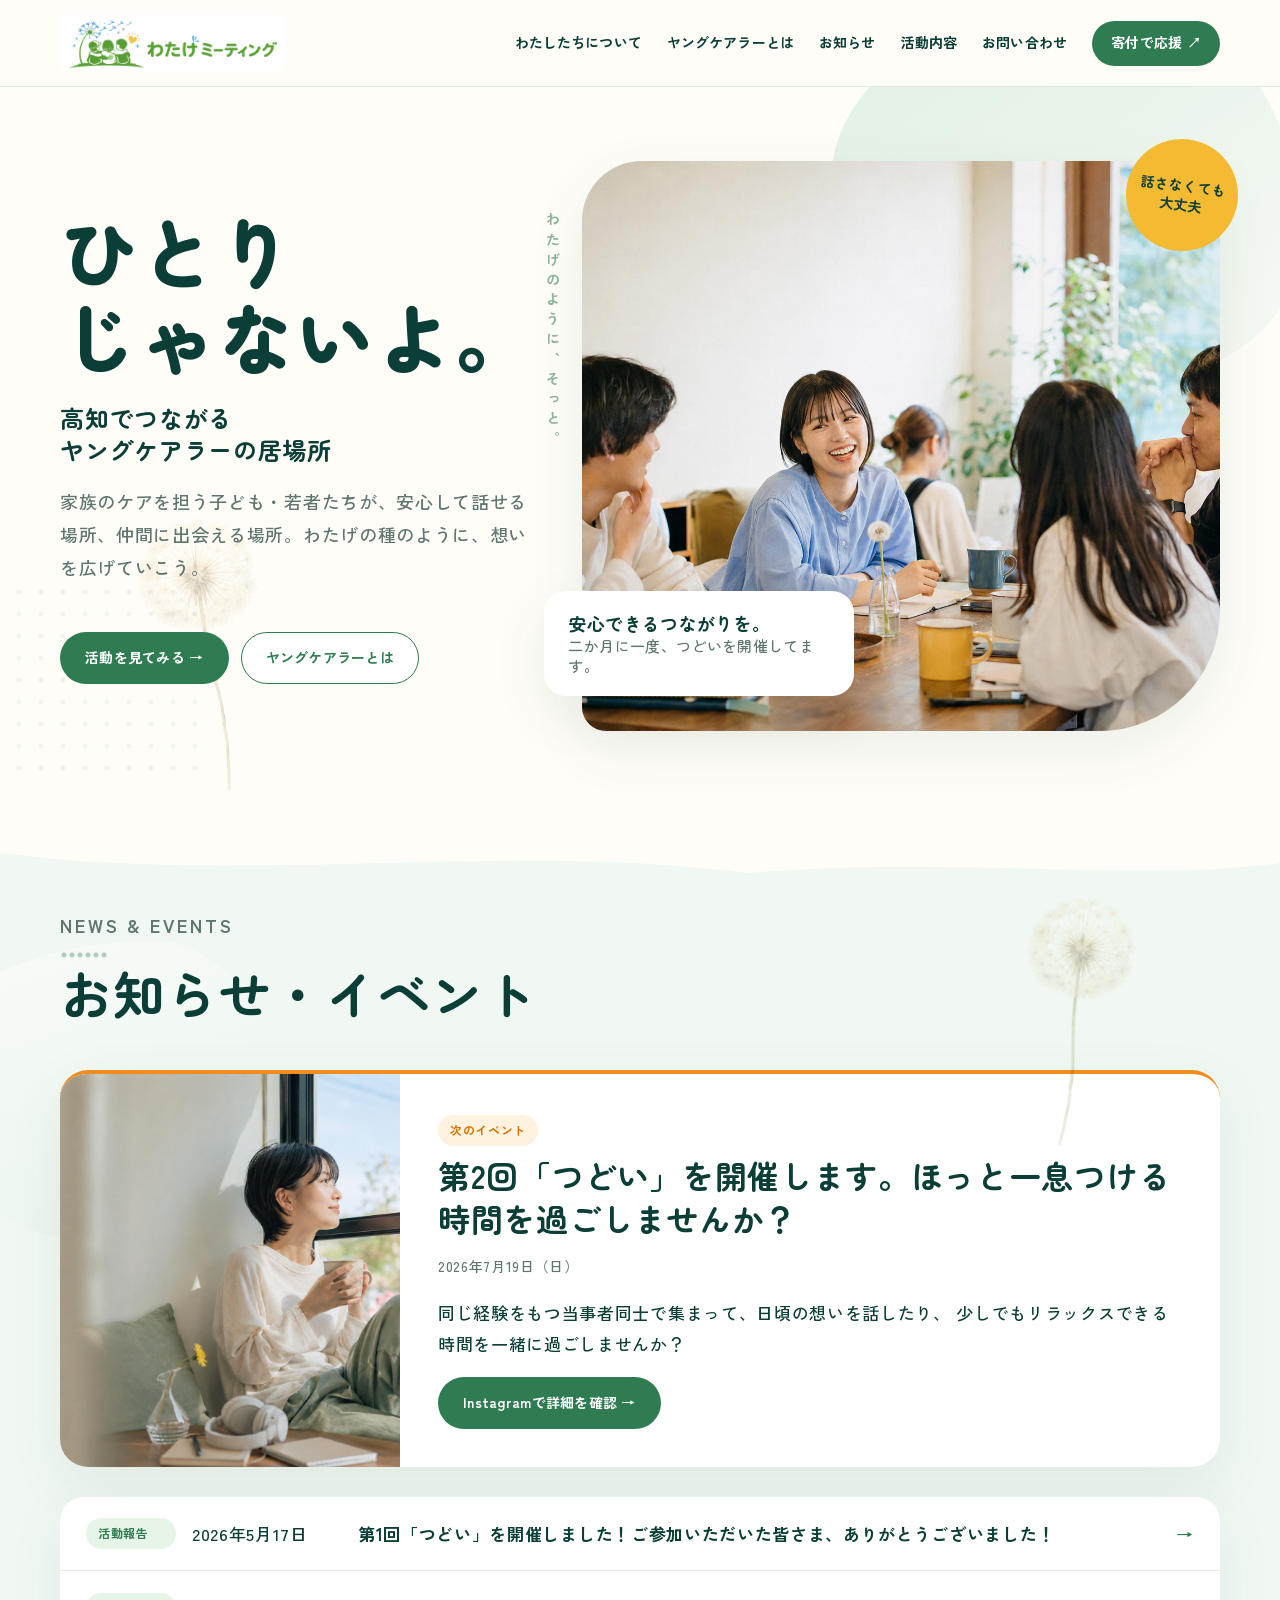
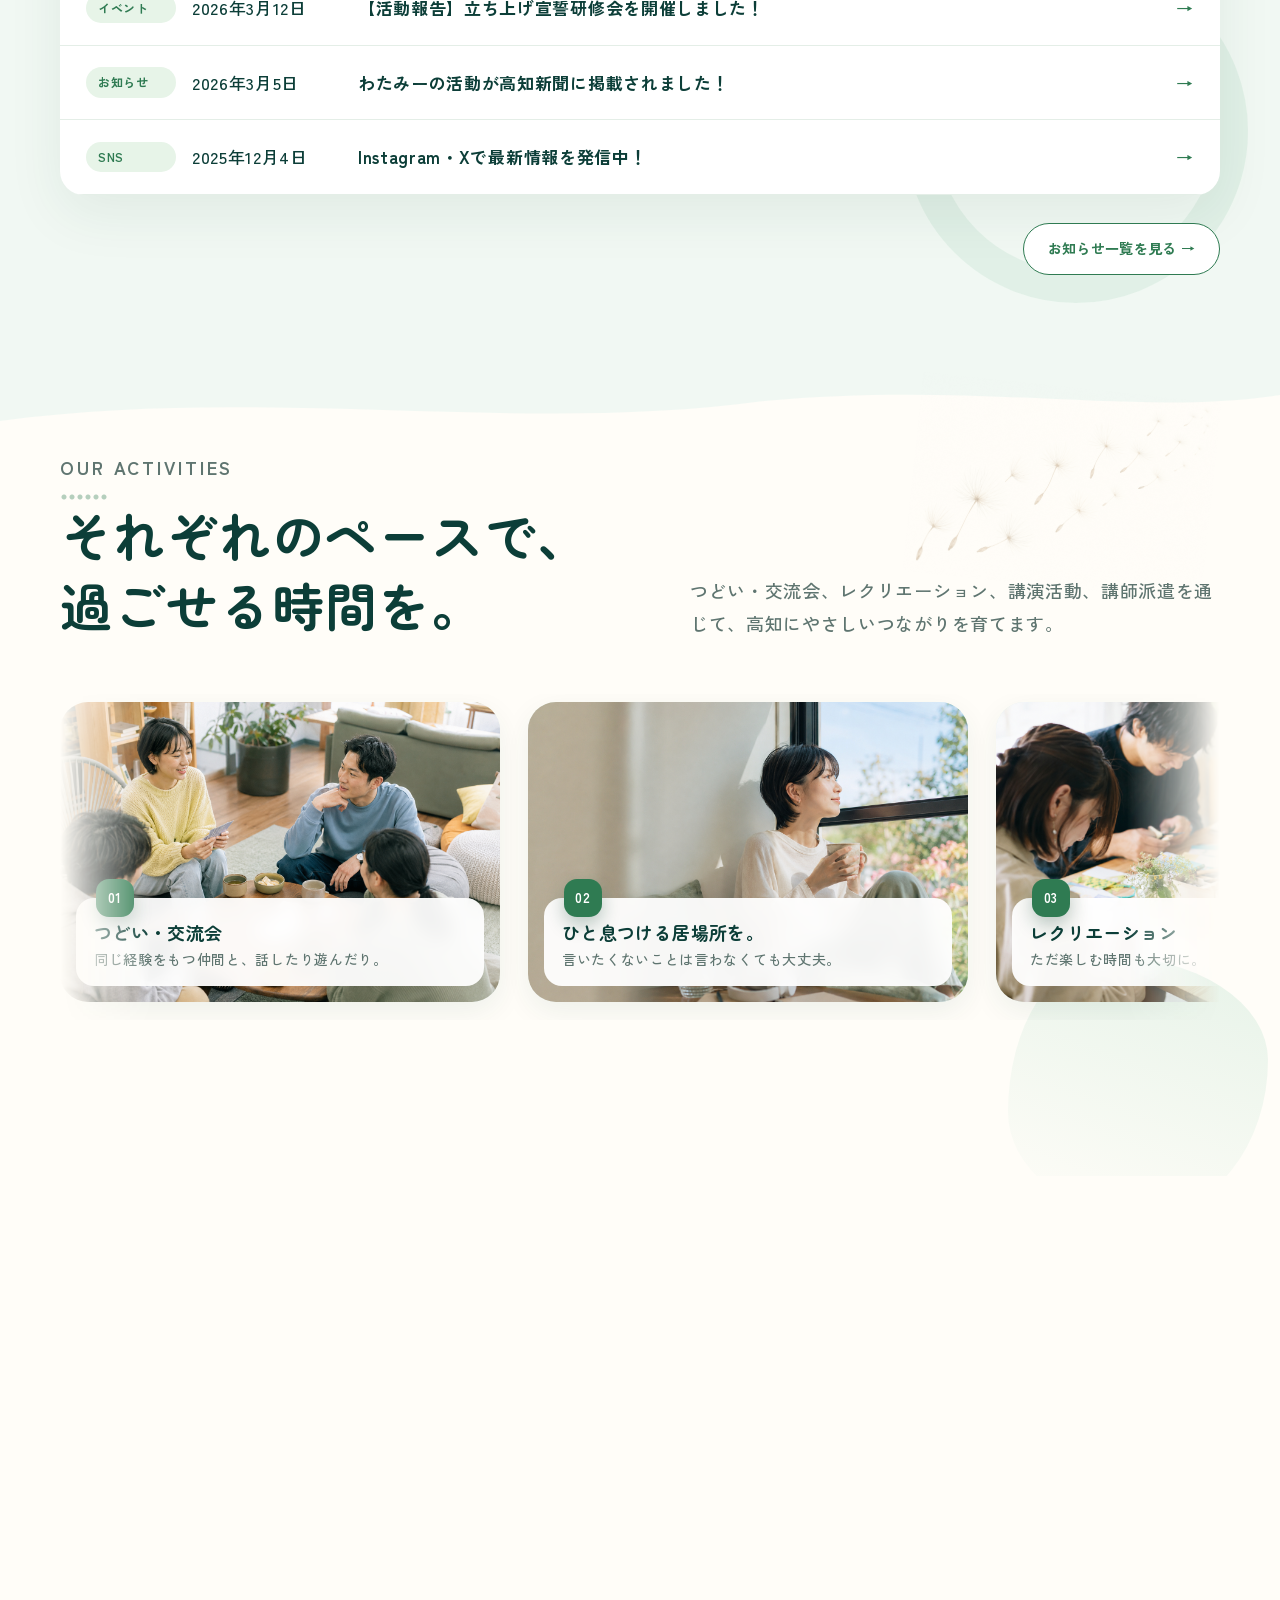
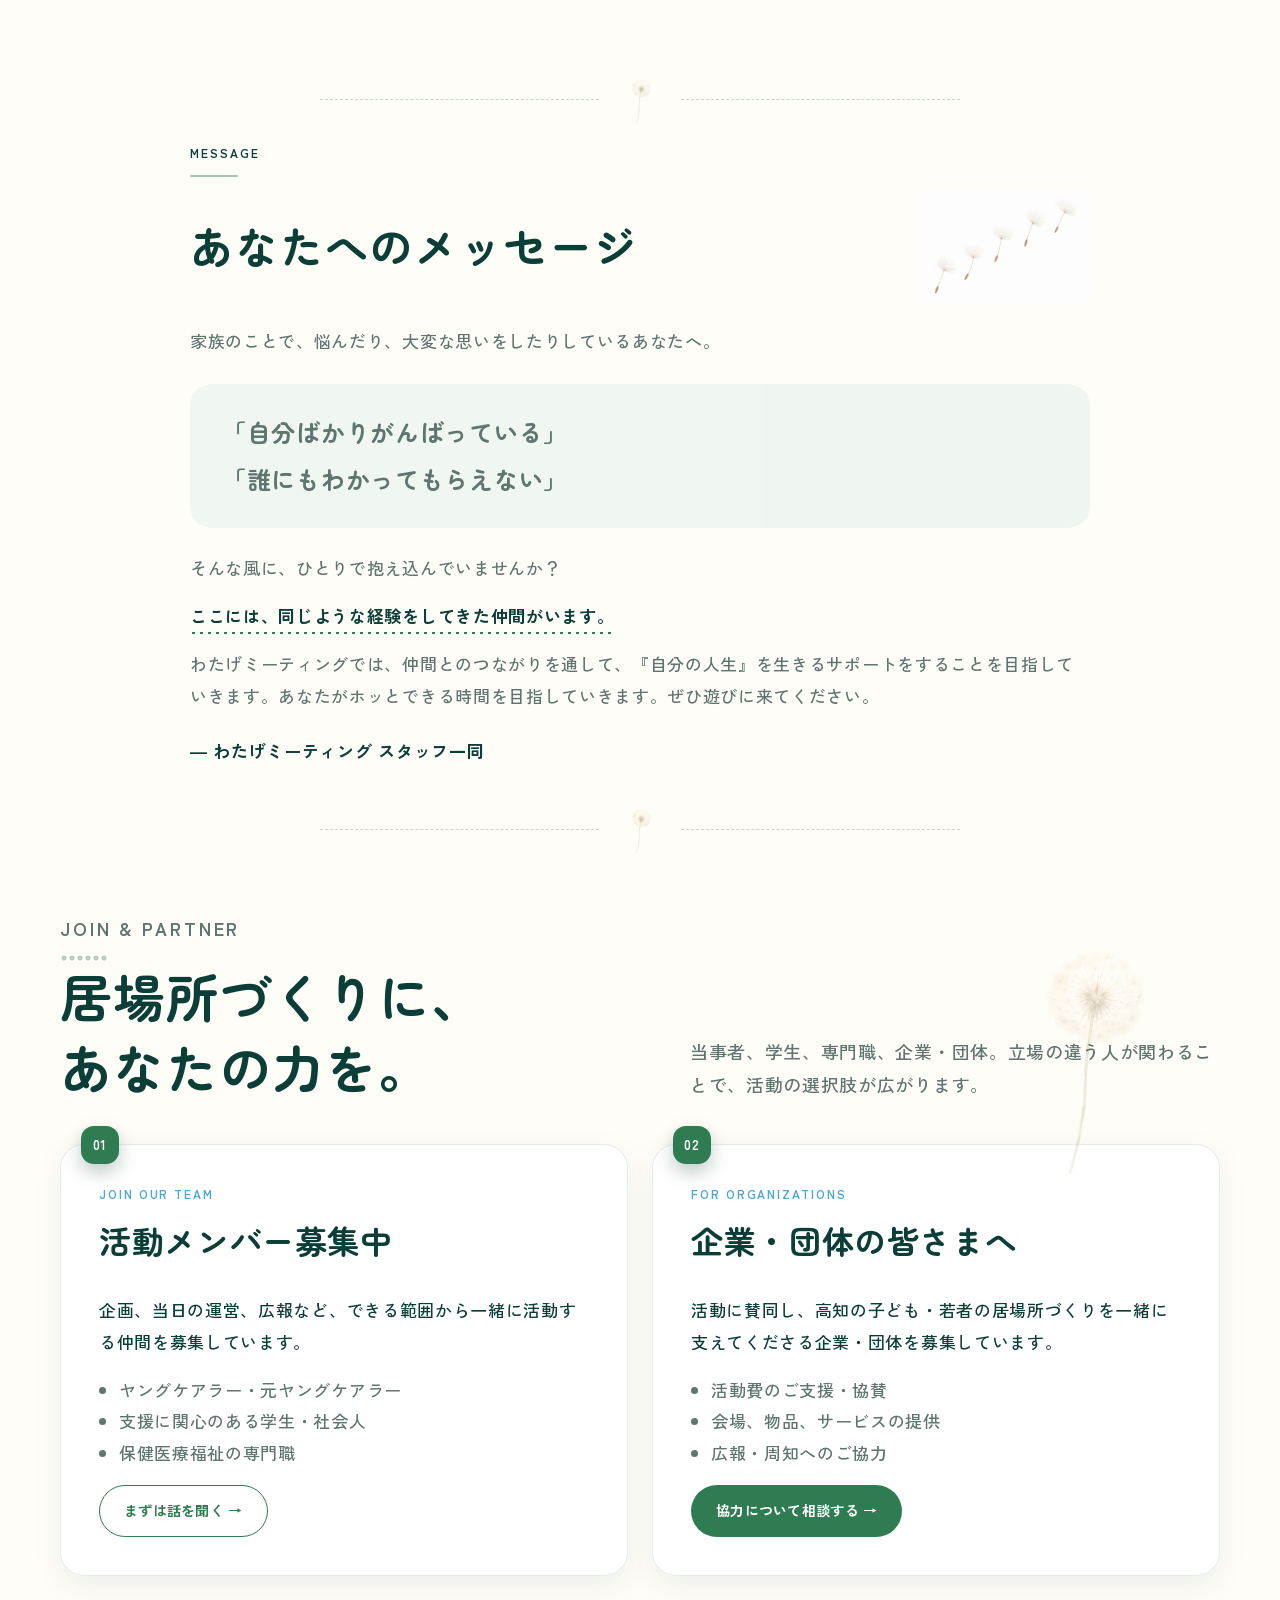
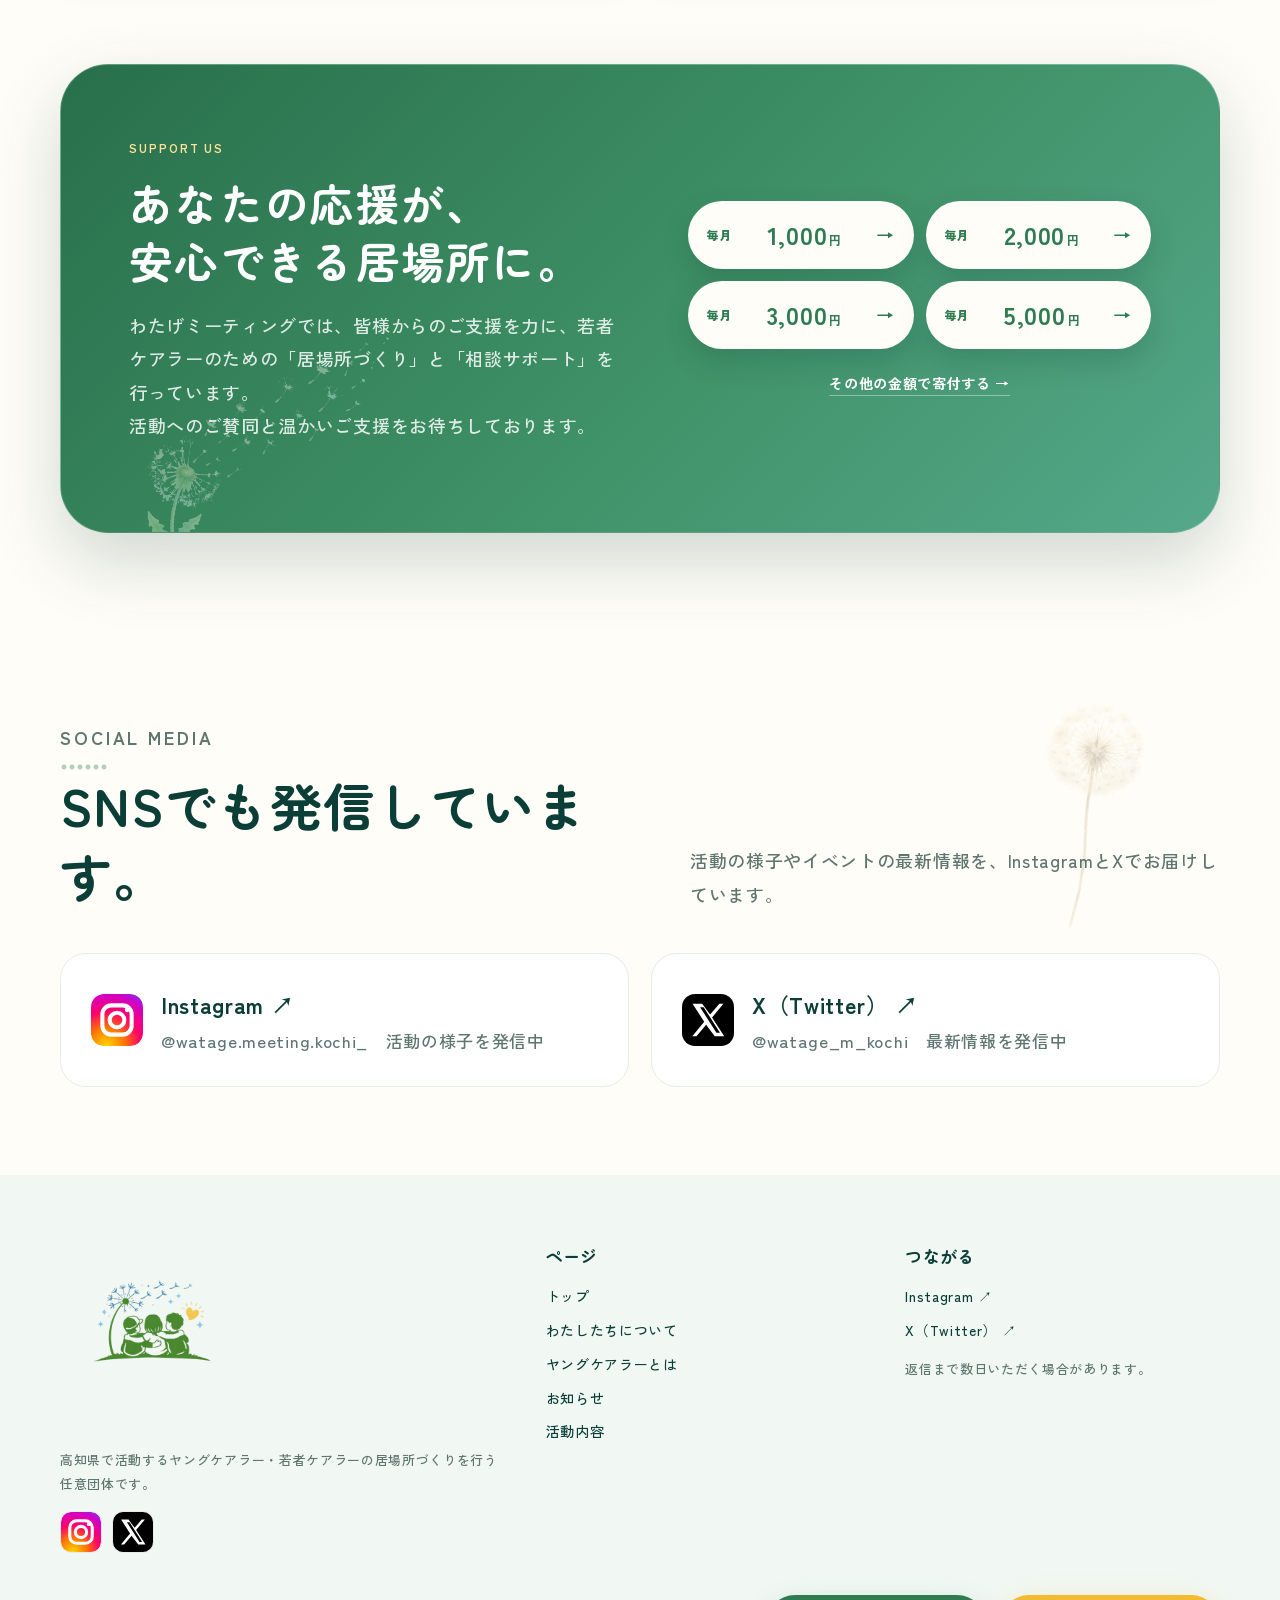
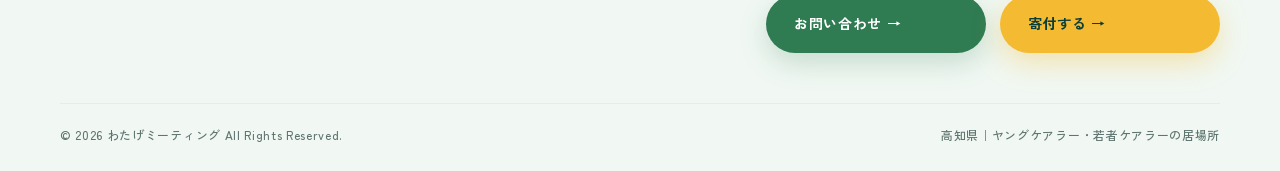
<file: index.html>
<!doctype html>
<html lang="ja">
  <head>
    <meta charset="utf-8" />
    <meta name="viewport" content="width=device-width,initial-scale=1" />
    <meta
      name="description"
      content="高知でつながる、ヤングケアラー・若者ケアラーの居場所"
    />
    <title>わたげミーティング｜ひとりじゃないよ。</title>
    <link rel="preconnect" href="https://fonts.googleapis.com" />
    <link rel="preconnect" href="https://fonts.gstatic.com" crossorigin />
    <link
      href="https://fonts.googleapis.com/css2?family=Zen+Kaku+Gothic+New:wght@400;500;700;900&family=Zen+Maru+Gothic:wght@400;500;700;900&display=swap"
      rel="stylesheet"
    />
    <link rel="stylesheet" href="styles.css" />
  </head>
  <body>
    <header class="header">
      <div class="wrap nav">
        <a class="brand" href="index.html">
          <img
            class="brand-logo"
            src="assets/logo-watage.png"
            alt="わたげミーティング"
          />
          <span class="brand-wordmark" aria-hidden="true">/ わたげ</span>
        </a>
        <nav class="navlinks">
          <a href="about.html">わたしたちについて</a
          ><a href="youngcarer.html">ヤングケアラーとは</a
          ><a href="news.html">お知らせ</a><a href="activities.html">活動内容</a
          ><a
            href="https://docs.google.com/forms/d/e/1FAIpQLSdZExhyQvVdYMioBr_lC8isE4YYOW6lhFF3xYF322LxP78K0A/viewform?usp=publish-editor"
            target="_blank"
            rel="noopener"
            >お問い合わせ</a
          ><a
            class="pill"
            href="https://syncable.biz/associate/watagemeeting"
            target="_blank"
            rel="noopener"
            >寄付で応援 ↗</a
          >
        </nav>
        <button
          class="menu"
          type="button"
          aria-label="メニュー"
          aria-expanded="false"
        >
          <span class="menu-lines" aria-hidden="true">
            <span></span>
            <span></span>
            <span></span>
          </span>
        </button>
      </div>
    </header>
    <main>
      <section class="hero">
        <img
          class="botanical botanical-hero"
          src="assets/dandelion-stem.png"
          alt=""
          aria-hidden="true"
        />
        <div class="wrap hero-grid">
          <div class="hero-copy reveal">
            <span class="vertical-text hero-vertical" aria-hidden="true"
              >わたげのように、そっと。</span
            >
            <h1>ひとり<br /><span class="nowrap">じゃないよ。</span></h1>
            <p class="sub">高知でつながる<br />ヤングケアラーの居場所</p>
            <p class="lead">
              家族のケアを担う子ども・若者たちが、安心して話せる場所、仲間に出会える場所。わたげの種のように、想いを広げていこう。
            </p>
          </div>
          <div class="hero-visual reveal">
            <div class="hero-photo">
              <img src="assets/hero.png" alt="明るい部屋で交流する若者たち" />
            </div>
            <div class="spark">話さなくても<br />大丈夫</div>
            <div class="float-card">
              安心できるつながりを。<small
                >二か月に一度、つどいを開催してます。</small
              >
            </div>
          </div>
          <div class="actions hero-actions reveal">
            <a class="btn btn-green" href="activities.html">活動を見てみる →</a
            ><a class="btn btn-outline" href="youngcarer.html"
              >ヤングケアラーとは</a
            >
          </div>
        </div>
      </section>
      <section class="news divider divider-arc" id="news">
        <img
          class="botanical botanical-news"
          src="assets/dandelion-stem.png"
          alt=""
          aria-hidden="true"
        />
        <div class="wrap">
          <div class="section-head news-heading reveal">
            <div>
              <p class="kicker">News &amp; Events</p>
              <h2>お知らせ・イベント</h2>
            </div>
          </div>
          <article class="featured-news reveal">
            <img src="assets/breathe.png" alt="窓辺でひと息つく若者" />
          
            <div class="news-copy">
              <span class="badge orange">次のイベント</span>
          
              <h3>
                第2回「つどい」を開催します。ほっと一息つける時間を過ごしませんか？
              </h3>
          
              <p class="meta">2026年7月19日（日）</p>
          
              <p>
                同じ経験をもつ当事者同士で集まって、日頃の想いを話したり、
                少しでもリラックスできる時間を一緒に過ごしませんか？
              </p>
          
              <a class="btn btn-green" href="https://www.instagram.com/p/Dao-mloHaas/?img_index=1">Instagramで詳細を確認 →</a>
            </div>
          </article>
          
          <div class="news-list reveal">
            <a class="news-row" href="news.html">
              <span class="badge">活動報告</span>
              <span class="date">2026年5月17日</span>
              <strong>
                第1回「つどい」を開催しました！ご参加いただいた皆さま、ありがとうございました！
              </strong>
              <span class="arrow" aria-hidden="true">→</span>
            </a>
          
            <a class="news-row" href="news.html">
              <span class="badge">イベント</span>
              <span class="date">2026年3月12日</span>
              <strong>【活動報告】立ち上げ宣誓研修会を開催しました！</strong>
              <span class="arrow" aria-hidden="true">→</span>
            </a>
          
            <a class="news-row" href="news.html">
              <span class="badge">お知らせ</span>
              <span class="date">2026年3月5日</span>
              <strong>わたみーの活動が高知新聞に掲載されました！</strong>
              <span class="arrow" aria-hidden="true">→</span>
            </a>
          
            <a class="news-row" href="news.html">
              <span class="badge">SNS</span>
              <span class="date">2025年12月4日</span>
              <strong>Instagram・Xで最新情報を発信中！</strong>
              <span class="arrow" aria-hidden="true">→</span>
            </a>
          </div>
          <div class="news-actions reveal">
            <a class="btn btn-outline" href="news.html">お知らせ一覧を見る →</a>
          </div>
        </div>
      </section>
      <section class="divider divider-arc" id="activities">
        <img
          class="botanical botanical-activities"
          src="assets/dandelion-seeds.png"
          alt=""
          aria-hidden="true"
        />
        <div class="wrap">
          <div class="section-head reveal">
            <div>
              <p class="kicker">Our Activities</p>
              <h2>それぞれのペースで、<br />過ごせる時間を。</h2>
            </div>
            <p>
              つどい・交流会、レクリエーション、講演活動、講師派遣を通じて、高知にやさしいつながりを育てます。
            </p>
          </div>
          <div class="activity-marquee reveal" aria-label="活動紹介">
            <div class="activity-marquee-track">
              <article class="activity-slide">
                <img
                  src="assets/gathering.png"
                  alt="カードゲームを楽しむ交流会"
                />
                <div class="activity-slide-copy">
                  <span class="card-no" aria-hidden="true">01</span>
                  <h3>つどい・交流会</h3>
                  <p>同じ経験をもつ仲間と、話したり遊んだり。</p>
                </div>
              </article>
              <article class="activity-slide">
                <img src="assets/breathe.png" alt="ひと息つける静かな居場所" />
                <div class="activity-slide-copy">
                  <span class="card-no" aria-hidden="true">02</span>
                  <h3>ひと息つける居場所を。</h3>
                  <p>言いたくないことは言わなくても大丈夫。</p>
                </div>
              </article>
              <article class="activity-slide">
                <img src="assets/workshop.png" alt="創作ワークショップ" />
                <div class="activity-slide-copy">
                  <span class="card-no" aria-hidden="true">03</span>
                  <h3>レクリエーション</h3>
                  <p>ただ楽しむ時間も大切に。</p>
                </div>
              </article>
              <article class="activity-slide">
                <img src="assets/lecture.png" alt="地域で行う講演・講師派遣" />
                <div class="activity-slide-copy">
                  <span class="card-no" aria-hidden="true">04</span>
                  <h3>講演・講師派遣</h3>
                  <p>当事者の声と専門知識を、学校・企業・地域へ届けます。</p>
                </div>
              </article>
              <article class="activity-slide" aria-hidden="true">
                <img src="assets/gathering.png" alt="" />
                <div class="activity-slide-copy">
                  <span class="card-no" aria-hidden="true">01</span>
                  <h3>つどい・交流会</h3>
                  <p>同じ経験をもつ仲間と、話したり遊んだり。</p>
                </div>
              </article>
              <article class="activity-slide" aria-hidden="true">
                <img src="assets/breathe.png" alt="" />
                <div class="activity-slide-copy">
                  <span class="card-no" aria-hidden="true">02</span>
                  <h3>ひと息つける居場所を。</h3>
                  <p>言いたくないことは言わなくても大丈夫。</p>
                </div>
              </article>
              <article class="activity-slide" aria-hidden="true">
                <img src="assets/workshop.png" alt="" />
                <div class="activity-slide-copy">
                  <span class="card-no" aria-hidden="true">03</span>
                  <h3>レクリエーション</h3>
                  <p>ただ楽しむ時間も大切に。</p>
                </div>
              </article>
              <article class="activity-slide" aria-hidden="true">
                <img src="assets/lecture.png" alt="" />
                <div class="activity-slide-copy">
                  <span class="card-no" aria-hidden="true">04</span>
                  <h3>講演・講師派遣</h3>
                  <p>当事者の声と専門知識を、学校・企業・地域へ届けます。</p>
                </div>
              </article>
            </div>
          </div>
          <div class="activity-marquee-actions reveal">
            <a class="btn btn-outline" href="activities.html"
              >活動内容を見る →</a
            >
          </div>
        </div>
      </section>
      <section class="home-about">
        <div class="wrap home-about-grid">
          <div class="home-about-copy reveal">
            <p class="kicker">About us</p>
            <h2>高知から、<br />やさしいつながりを。</h2>
            <p class="home-about-lead">
              当事者と保健医療福祉分野の研究者が立ち上げた任意団体です。「同じ経験をした仲間がいる」と感じられる場所を、丁寧につくっています。
            </p>
            <a class="btn btn-green" href="about.html">わたしたちについて →</a>
          </div>
          <div class="home-about-visual reveal">
            <img
              class="botanical botanical-about-seeds"
              src="assets/dandelion-seeds.png"
              alt=""
              aria-hidden="true"
            />
            <div class="home-about-photo">
              <img
                src="assets/about-peers.png"
                alt="仲間と並んで立つ三人のイラスト"
              />
            </div>
          </div>
        </div>
        <div class="wrap">
          <div class="section-divider" aria-hidden="true">
            <span></span>
            <img src="assets/dandelion-stem.png" alt="" />
            <span></span>
          </div>
        </div>
      </section>
      <section class="message-section home-message">
        <div class="wrap message-layout">
          <div class="message-card reveal">
            <p class="kicker">Message</p>
            <div class="message-heading">
              <h2>あなたへのメッセージ</h2>
              <img
                class="message-heading-art"
                src="assets/message-seeds.png"
                alt=""
                aria-hidden="true"
              />
            </div>
            <p>家族のことで、悩んだり、大変な思いをしたりしているあなたへ。</p>
            <div class="message-quote-box">
              <p>「自分ばかりがんばっている」</p>
              <p>「誰にもわかってもらえない」</p>
            </div>
            <p>そんな風に、ひとりで抱え込んでいませんか？</p>
            <p class="message-emphasis">
              ここには、同じような経験をしてきた仲間がいます。
            </p>
            <p>
              わたげミーティングでは、仲間とのつながりを通して、『自分の人生』を生きるサポートをすることを目指していきます。あなたがホッとできる時間を目指していきます。ぜひ遊びに来てください。
            </p>
            <p class="message-sign"><strong>― わたげミーティング スタッフ一同</strong></p>
          </div>
        </div>
        <div class="wrap">
          <div class="section-divider" aria-hidden="true">
            <span></span>
            <img src="assets/dandelion-stem.png" alt="" />
            <span></span>
          </div>
        </div>
      </section>
      <section class="join-section">
        <img
          class="botanical botanical-join"
          src="assets/dandelion-stem.png"
          alt=""
          aria-hidden="true"
        />
        <div class="wrap">
          <div class="section-head reveal">
            <div>
              <p class="kicker">Join &amp; Partner</p>
              <h2>居場所づくりに、<br />あなたの力を。</h2>
            </div>
            <p>
              当事者、学生、専門職、企業・団体。立場の違う人が関わることで、活動の選択肢が広がります。
            </p>
          </div>
          <div class="join-grid">
            <article class="join-card reveal" data-no="01">
              <span class="card-no" aria-hidden="true">01</span>
              <p class="kicker">Join our team</p>
              <h3>活動メンバー募集中</h3>
              <p>
                企画、当日の運営、広報など、できる範囲から一緒に活動する仲間を募集しています。
              </p>
              <ul>
                <li>ヤングケアラー・元ヤングケアラー</li>
                <li>支援に関心のある学生・社会人</li>
                <li>保健医療福祉の専門職</li>
              </ul>
              <a
                class="btn btn-outline"
                href="https://docs.google.com/forms/d/e/1FAIpQLSdZExhyQvVdYMioBr_lC8isE4YYOW6lhFF3xYF322LxP78K0A/viewform?usp=publish-editor"
                target="_blank"
                rel="noopener"
                >まずは話を聞く →</a
              >
            </article>
            <article class="join-card reveal" data-no="02">
              <span class="card-no" aria-hidden="true">02</span>
              <p class="kicker">For organizations</p>
              <h3>企業・団体の皆さまへ</h3>
              <p>
                活動に賛同し、高知の子ども・若者の居場所づくりを一緒に支えてくださる企業・団体を募集しています。
              </p>
              <ul>
                <li>活動費のご支援・協賛</li>
                <li>会場、物品、サービスの提供</li>
                <li>広報・周知へのご協力</li>
              </ul>
              <a
                class="btn btn-green"
                href="https://docs.google.com/forms/d/e/1FAIpQLSdZExhyQvVdYMioBr_lC8isE4YYOW6lhFF3xYF322LxP78K0A/viewform?usp=publish-editor"
                target="_blank"
                rel="noopener"
                >協力について相談する →</a
              >
            </article>
          </div>
        </div>
      </section>
      <section class="donate">
        <img
          class="botanical botanical-donate"
          src="assets/dandelion-drift.png"
          alt=""
          aria-hidden="true"
        />
        <div class="donate-grid">
          <div>
            <p class="kicker">Support us</p>
            <h2>
              <span class="nowrap">あなたの応援が、</span><br />
              <span class="nowrap">安心できる居場所に。</span>
            </h2>
            <p>
              わたげミーティングでは、皆様からのご支援を力に、若者ケアラーのための「居場所づくり」と「相談サポート」を行っています。<br />
              活動へのご賛同と温かいご支援をお待ちしております。
            </p>
          </div>
          <div class="donation-options">
            <a
              class="donation-amount"
              href="https://syncable.biz/associate/watagemeeting/donate?amount=1000&amp;frequency=monthly&amp;recurring=true"
              target="_blank"
              rel="noopener"
              ><span>毎月</span><strong>1,000<small>円</small></strong
              ><span aria-hidden="true">→</span></a
            >
            <a
              class="donation-amount"
              href="https://syncable.biz/associate/watagemeeting/donate?amount=2000&amp;frequency=monthly&amp;recurring=true"
              target="_blank"
              rel="noopener"
              ><span>毎月</span><strong>2,000<small>円</small></strong
              ><span aria-hidden="true">→</span></a
            >
            <a
              class="donation-amount"
              href="https://syncable.biz/associate/watagemeeting/donate?amount=3000&amp;frequency=monthly&amp;recurring=true"
              target="_blank"
              rel="noopener"
              ><span>毎月</span><strong>3,000<small>円</small></strong
              ><span aria-hidden="true">→</span></a
            >
            <a
              class="donation-amount"
              href="https://syncable.biz/associate/watagemeeting/donate?amount=5000&amp;frequency=monthly&amp;recurring=true"
              target="_blank"
              rel="noopener"
              ><span>毎月</span><strong>5,000<small>円</small></strong
              ><span aria-hidden="true">→</span></a
            >
            <a
              class="donation-other"
              href="https://syncable.biz/associate/watagemeeting/donate"
              target="_blank"
              rel="noopener"
              >その他の金額で寄付する →</a
            >
          </div>
        </div>
      </section>
      </section>
      <section class="social-section">
        <img
          class="botanical botanical-social"
          src="assets/dandelion-stem.png"
          alt=""
          aria-hidden="true"
        />
        <div class="wrap">
          <div class="section-head reveal">
            <div>
              <p class="kicker">Social media</p>
              <h2>SNSでも発信しています。</h2>
            </div>
            <p>
              活動の様子やイベントの最新情報を、InstagramとXでお届けしています。
            </p>
          </div>
          <div class="contact-grid">
            <a
              class="social reveal"
              href="https://www.instagram.com/watage.meeting.kochi_"
              target="_blank"
              rel="noopener"
              ><img
                class="social-icon"
                src="assets/instagram-logo.svg"
                alt=""
              /><strong>Instagram ↗</strong
              ><span>@watage.meeting.kochi_　活動の様子を発信中</span></a
            ><a
              class="social reveal"
              href="https://x.com/watage_m_kochi"
              target="_blank"
              rel="noopener"
              ><img class="social-icon" src="assets/x-logo.svg" alt="" /><strong
                >X（Twitter） ↗</strong
              ><span>@watage_m_kochi　最新情報を発信中</span></a
            >
          </div>
        </div>
      </section>
    </main>
    <footer class="footer">
      <div class="wrap">
        <div class="footer-main">
          <div>
            <img
              class="footer-logo"
              src="assets/logo-watage-footer.png"
              alt="わたげミーティング"
            />
            <p>
              高知県で活動するヤングケアラー・若者ケアラーの居場所づくりを行う任意団体です。
            </p>
            <div class="footer-social">
              <a
                href="https://www.instagram.com/watage.meeting.kochi_"
                target="_blank"
                rel="noopener"
                aria-label="Instagram"
                ><img src="assets/instagram-logo.svg" alt=""
              /></a>
              <a
                href="https://x.com/watage_m_kochi"
                target="_blank"
                rel="noopener"
                aria-label="X"
                ><img src="assets/x-logo.svg" alt=""
              /></a>
            </div>
          </div>
          <div>
            <h4>ページ</h4>
            <a href="index.html">トップ</a
            ><a href="about.html">わたしたちについて</a
            ><a href="youngcarer.html">ヤングケアラーとは</a
            ><a href="news.html">お知らせ</a
            ><a href="activities.html">活動内容</a>
          </div>
          <div>
            <h4>つながる</h4>
            <a
              href="https://www.instagram.com/watage.meeting.kochi_"
              target="_blank"
              rel="noopener"
              >Instagram ↗</a
            ><a
              href="https://x.com/watage_m_kochi"
              target="_blank"
              rel="noopener"
              >X（Twitter） ↗</a
            >
            <p>返信まで数日いただく場合があります。</p>
          </div>
        </div>
        <div class="footer-cta">
          <a
            class="footer-btn footer-btn-contact"
            href="https://docs.google.com/forms/d/e/1FAIpQLSdZExhyQvVdYMioBr_lC8isE4YYOW6lhFF3xYF322LxP78K0A/viewform?usp=publish-editor"
            target="_blank"
            rel="noopener"
            >お問い合わせ →</a
          >
          <a
            class="footer-btn footer-btn-donate"
            href="https://syncable.biz/associate/watagemeeting"
            target="_blank"
            rel="noopener"
            >寄付する →</a
          >
        </div>
        <div class="copyright">
          <span>© 2026 わたげミーティング All Rights Reserved.</span
          ><span>高知県｜ヤングケアラー・若者ケアラーの居場所</span>
        </div>
      </div>
    </footer>
    <script src="app.js"></script>
  </body>
</html>
</file>
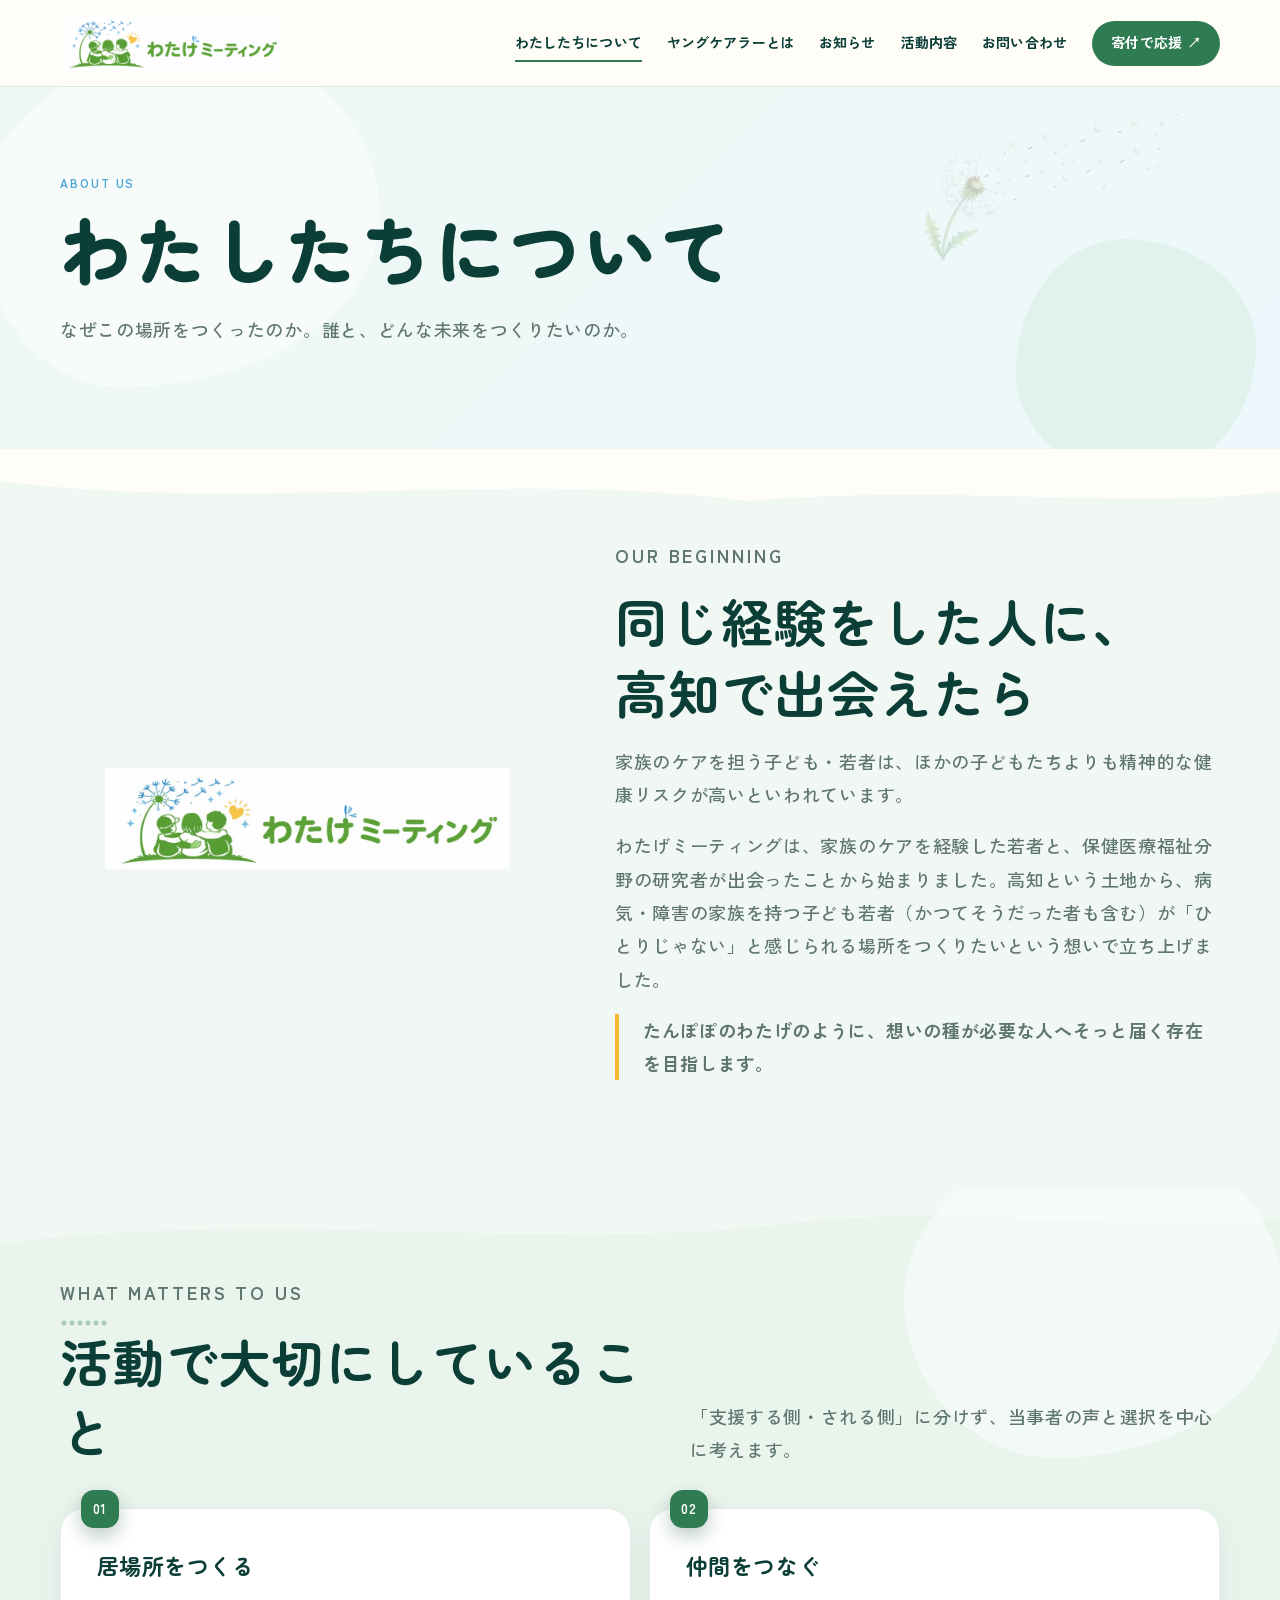
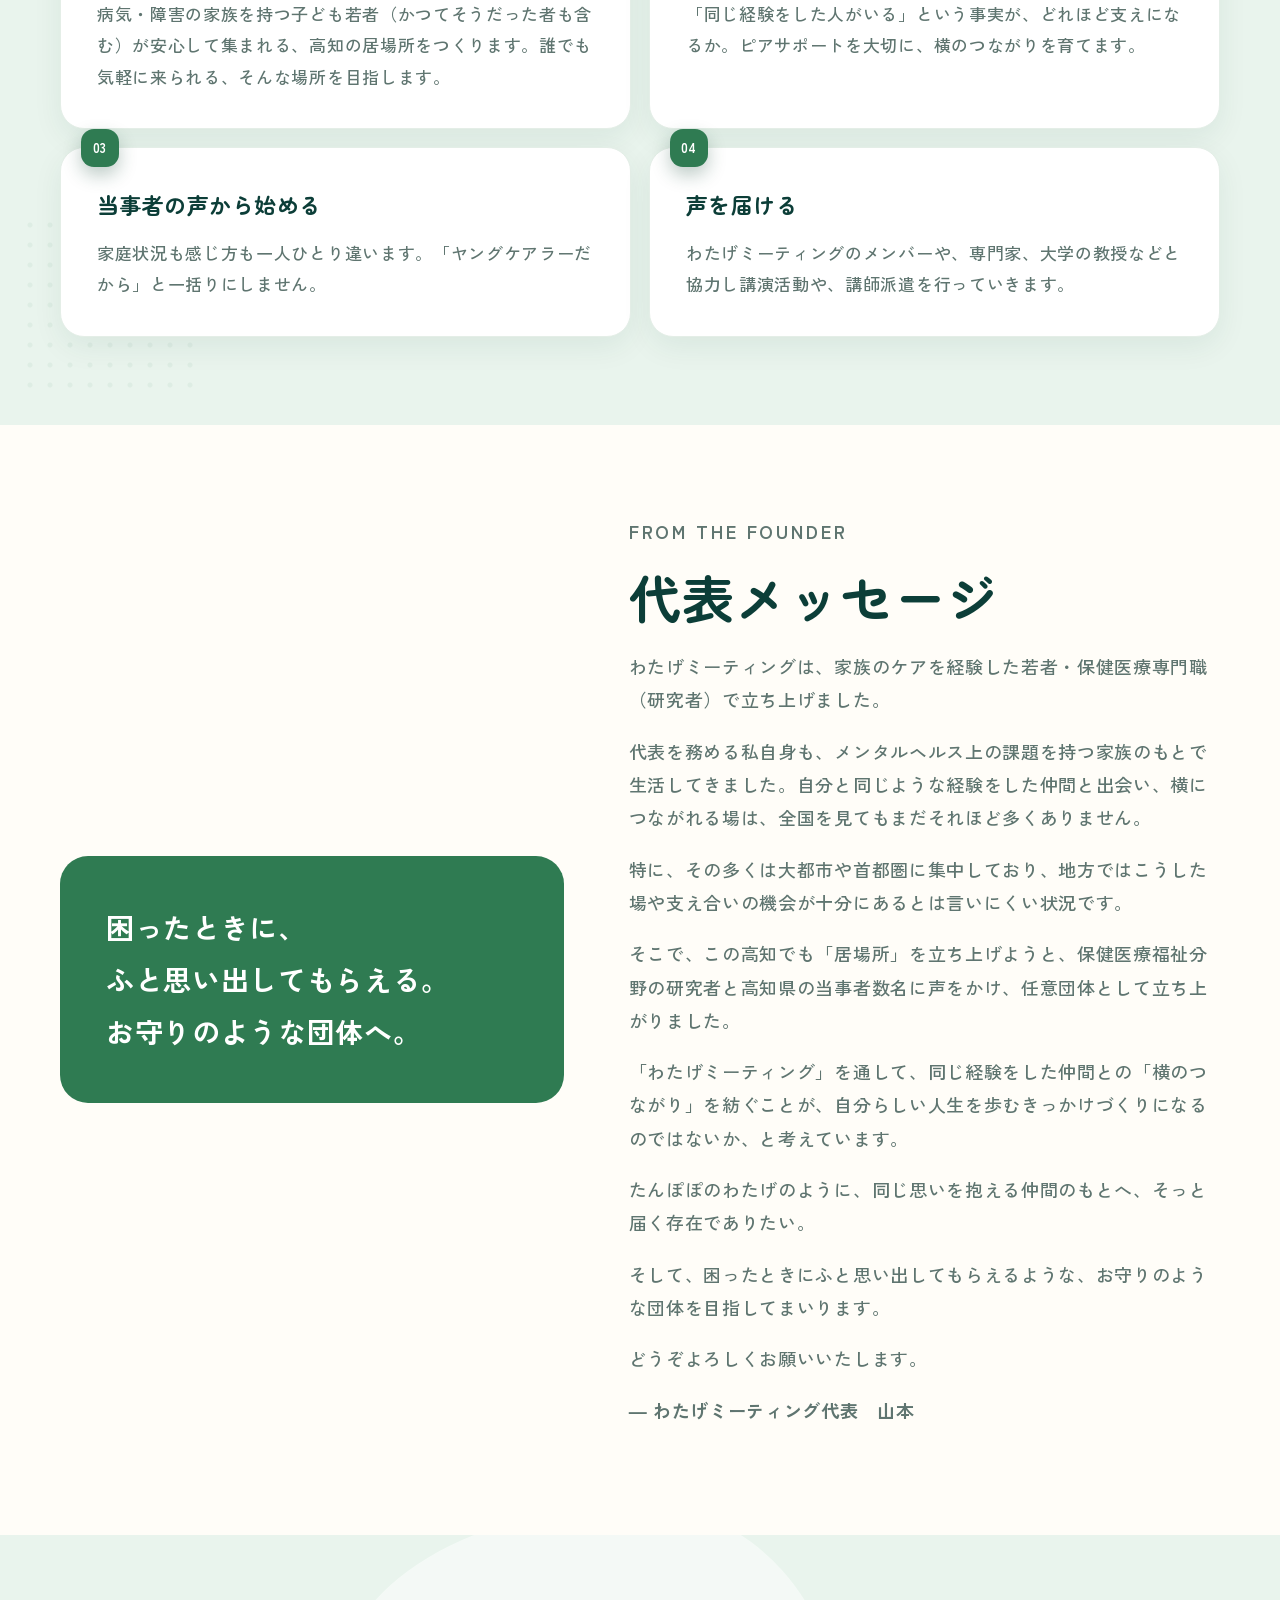
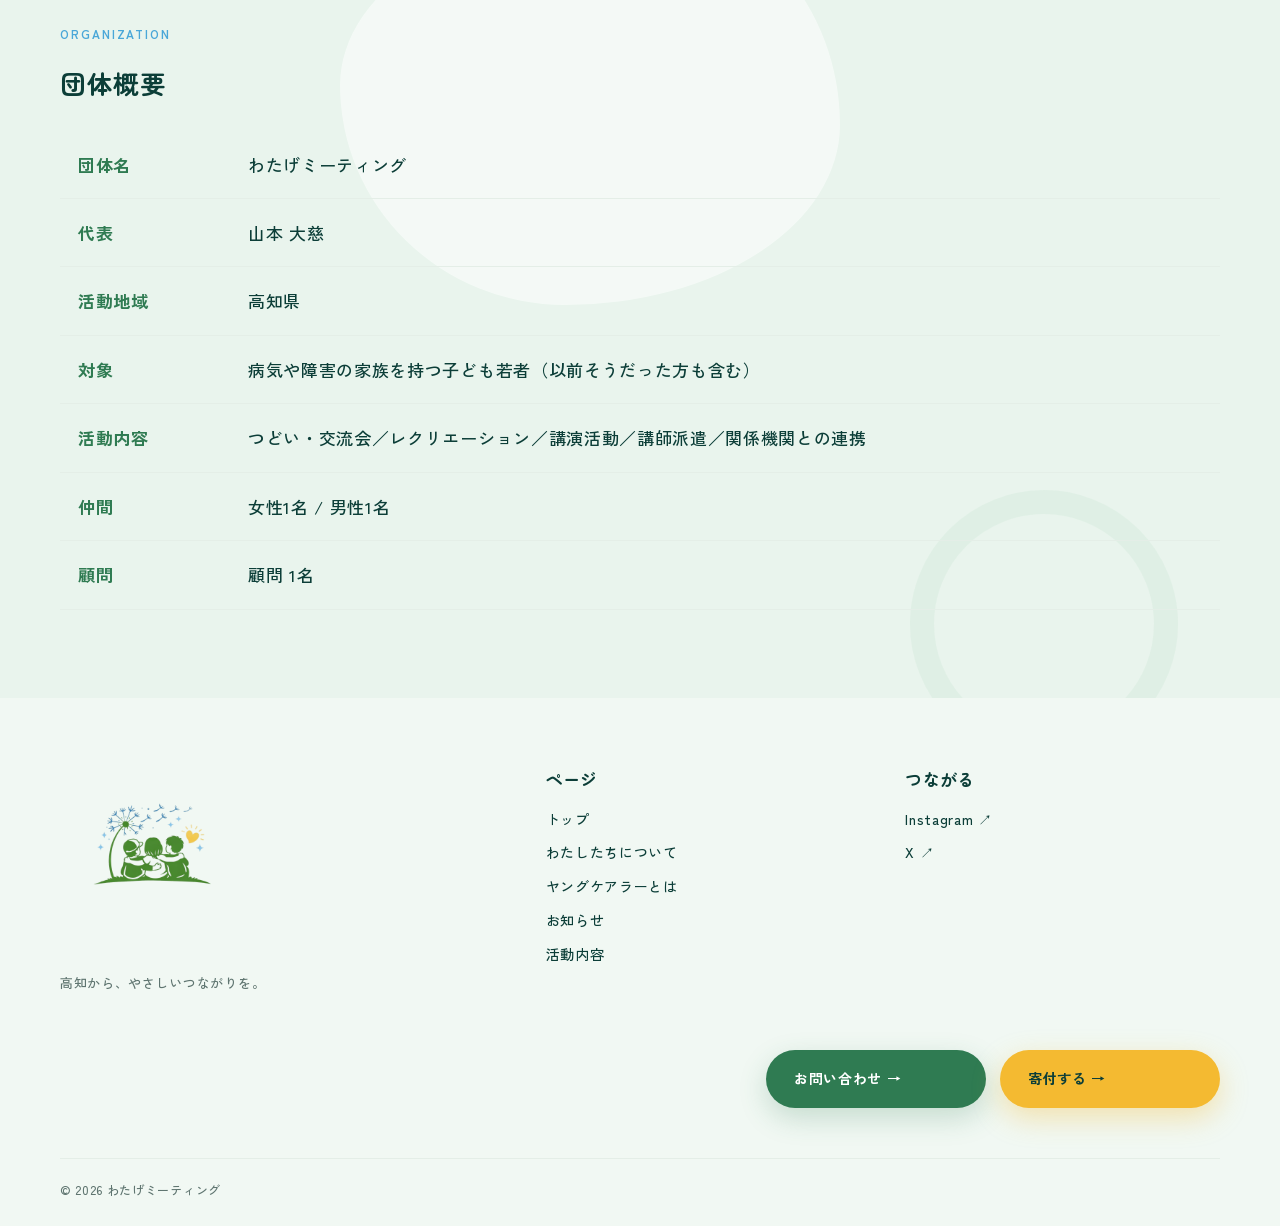
<file: about.html>
<!doctype html>
<html lang="ja">
  <head>
    <meta charset="utf-8" />
    <meta name="viewport" content="width=device-width,initial-scale=1" />
    <meta
      name="description"
      content="わたげミーティングが生まれた背景、活動で大切にすること、団体概要"
    />
    <title>わたしたちについて｜わたげミーティング</title>
    <link rel="preconnect" href="https://fonts.googleapis.com" />
    <link rel="preconnect" href="https://fonts.gstatic.com" crossorigin />
    <link
      href="https://fonts.googleapis.com/css2?family=Zen+Kaku+Gothic+New:wght@400;500;700;900&family=Zen+Maru+Gothic:wght@400;500;700;900&display=swap"
      rel="stylesheet"
    />
    <link rel="stylesheet" href="styles.css" />
  </head>
  <body>
    <header class="header">
      <div class="wrap nav">
        <a class="brand" href="index.html">
          <img
            class="brand-logo"
            src="assets/logo-watage.png"
            alt="わたげミーティング"
          />
          <span class="brand-wordmark" aria-hidden="true">/ わたげ</span>
        </a>
        <nav class="navlinks">
          <a class="active" href="about.html">わたしたちについて</a
          ><a href="youngcarer.html">ヤングケアラーとは</a
          ><a href="news.html">お知らせ</a><a href="activities.html">活動内容</a
          ><a
            href="https://docs.google.com/forms/d/e/1FAIpQLSdZExhyQvVdYMioBr_lC8isE4YYOW6lhFF3xYF322LxP78K0A/viewform?usp=publish-editor"
            target="_blank"
            rel="noopener"
            >お問い合わせ</a
          ><a
            class="pill"
            href="https://syncable.biz/associate/watagemeeting"
            target="_blank"
            rel="noopener"
            >寄付で応援 ↗</a
          >
        </nav>
        <button
          class="menu"
          type="button"
          aria-label="メニュー"
          aria-expanded="false"
        >
          <span class="menu-lines" aria-hidden="true">
            <span></span>
            <span></span>
            <span></span>
          </span>
        </button>
      </div>
    </header>
    <main>
      <section class="page-hero">
        <img
          class="botanical botanical-page-hero"
          src="assets/dandelion-drift.png"
          alt=""
          aria-hidden="true"
        />
        <div class="wrap reveal">
          <p class="kicker">About us</p>
          <h1>わたしたちについて</h1>
          <p class="lead">
            なぜこの場所をつくったのか。誰と、どんな未来をつくりたいのか。
          </p>
        </div>
      </section>
      <section class="page divider divider-arc">
        <div class="wrap story-grid">
          <div class="story-visual reveal">
            <img
              src="assets/logo-watage.png"
              alt="仲間が肩を寄せる、わたげミーティングのロゴ"
            />
          </div>
          <div class="prose reveal">
            <p class="kicker">Our beginning</p>
            <h2>同じ経験をした人に、<br />高知で出会えたら</h2>
            <p>
              家族のケアを担う子ども・若者は、ほかの子どもたちよりも精神的な健康リスクが高いといわれています。
            </p>
            <p>
              わたげミーティングは、家族のケアを経験した若者と、保健医療福祉分野の研究者が出会ったことから始まりました。高知という土地から、病気・障害の家族を持つ子ども若者（かつてそうだった者も含む）が「ひとりじゃない」と感じられる場所をつくりたいという想いで立ち上げました。
            </p>
            <p class="editorial-note">
              <strong
                >たんぽぽのわたげのように、想いの種が必要な人へそっと届く存在を目指します。</strong
              >
            </p>
          </div>
        </div>
      </section>
      <section class="about-strip divider divider-arc">
        <div class="wrap">
          <div class="section-head reveal">
            <div>
              <p class="kicker">What matters to us</p>
              <h2>活動で大切にしていること</h2>
            </div>
            <p>
              「支援する側・される側」に分けず、当事者の声と選択を中心に考えます。
            </p>
          </div>
          <div class="principles">
            <article class="principle reveal" data-no="01">
              <span class="card-no" aria-hidden="true">01</span>
              <h3>居場所をつくる</h3>
              <p>
                病気・障害の家族を持つ子ども若者（かつてそうだった者も含む）が安心して集まれる、高知の居場所をつくります。誰でも気軽に来られる、そんな場所を目指します。
              </p>
            </article>
            <article class="principle reveal" data-no="02">
              <span class="card-no" aria-hidden="true">02</span>
              <h3>仲間をつなぐ</h3>
              <p>
                「同じ経験をした人がいる」という事実が、どれほど支えになるか。ピアサポートを大切に、横のつながりを育てます。
              </p>
            </article>
            <article class="principle reveal" data-no="03">
              <span class="card-no" aria-hidden="true">03</span>
              <h3>当事者の声から始める</h3>
              <p>
                家庭状況も感じ方も一人ひとり違います。「ヤングケアラーだから」と一括りにしません。
              </p>
            </article>
            <article class="principle reveal" data-no="04">
              <span class="card-no" aria-hidden="true">04</span>
              <h3>声を届ける</h3>
              <p>
                わたげミーティングのメンバーや、専門家、大学の教授などと協力し講演活動や、講師派遣を行っていきます。
              </p>
            </article>
          </div>
        </div>
      </section>
      <section class="page">
        <div class="wrap about-grid">
          <div class="quote reveal">
            困ったときに、<br />ふと思い出してもらえる。<br />お守りのような団体へ。
          </div>
          <div class="prose reveal">
            <p class="kicker">From the founder</p>
            <h2>代表メッセージ</h2>
            <p>
              わたげミーティングは、家族のケアを経験した若者・保健医療専門職（研究者）で立ち上げました。
            </p>
            <p>
              代表を務める私自身も、メンタルヘルス上の課題を持つ家族のもとで生活してきました。自分と同じような経験をした仲間と出会い、横につながれる場は、全国を見てもまだそれほど多くありません。
            </p>
            <p>
              特に、その多くは大都市や首都圏に集中しており、地方ではこうした場や支え合いの機会が十分にあるとは言いにくい状況です。
            </p>
            <p>
              そこで、この高知でも「居場所」を立ち上げようと、保健医療福祉分野の研究者と高知県の当事者数名に声をかけ、任意団体として立ち上がりました。
            </p>
            <p>
              「わたげミーティング」を通して、同じ経験をした仲間との「横のつながり」を紡ぐことが、自分らしい人生を歩むきっかけづくりになるのではないか、と考えています。
            </p>
            <p>
              たんぽぽのわたげのように、同じ思いを抱える仲間のもとへ、そっと届く存在でありたい。
            </p>
            <p>
              そして、困ったときにふと思い出してもらえるような、お守りのような団体を目指してまいります。
            </p>
            <p>どうぞよろしくお願いいたします。</p>
            <p><strong>― わたげミーティング代表　山本</strong></p>
          </div>
        </div>
      </section>
      <section class="message-section">
        <div class="wrap reveal">
          <p class="kicker">Organization</p>
          <h2>団体概要</h2>
          <table class="org">
            <tbody>
              <tr>
                <th>団体名</th>
                <td>わたげミーティング</td>
              </tr>
              <tr>
                <th>代表</th>
                <td>山本 大慈</td>
              </tr>
              <tr>
                <th>活動地域</th>
                <td>高知県</td>
              </tr>
              <tr>
                <th>対象</th>
                <td>
                  病気や障害の家族を持つ子ども若者（以前そうだった方も含む）
                </td>
              </tr>
              <tr>
                <th>活動内容</th>
                <td>
                  つどい・交流会／レクリエーション／講演活動／講師派遣／関係機関との連携
                </td>
              </tr>
              <tr>
                <th>仲間</th>
                <td>女性1名 / 男性1名</td>
              </tr>
              <tr>
                <th>顧問</th>
                <td>顧問 1名</td>
              </tr>
            </tbody>
          </table>
        </div>
      </section>
    </main>
    <footer class="footer">
      <div class="wrap">
        <div class="footer-main">
          <div>
            <img
              class="footer-logo"
              src="assets/logo-watage-footer.png"
              alt="わたげミーティング"
            />
            <p>高知から、やさしいつながりを。</p>
          </div>
          <div>
            <h4>ページ</h4>
            <a href="index.html">トップ</a
            ><a href="about.html">わたしたちについて</a
            ><a href="youngcarer.html">ヤングケアラーとは</a
            ><a href="news.html">お知らせ</a
            ><a href="activities.html">活動内容</a>
          </div>
          <div>
            <h4>つながる</h4>
            <a href="https://www.instagram.com/watage.meeting.kochi_"
              >Instagram ↗</a
            ><a href="https://x.com/watage_m_kochi">X ↗</a>
          </div>
        </div>
        <div class="footer-cta">
          <a
            class="footer-btn footer-btn-contact"
            href="https://docs.google.com/forms/d/e/1FAIpQLSdZExhyQvVdYMioBr_lC8isE4YYOW6lhFF3xYF322LxP78K0A/viewform?usp=publish-editor"
            target="_blank"
            rel="noopener"
            >お問い合わせ →</a
          >
          <a
            class="footer-btn footer-btn-donate"
            href="https://syncable.biz/associate/watagemeeting"
            target="_blank"
            rel="noopener"
            >寄付する →</a
          >
        </div>
        <div class="copyright">© 2026 わたげミーティング</div>
      </div>
    </footer>
    <script src="app.js"></script>
  </body>
</html>
</file>
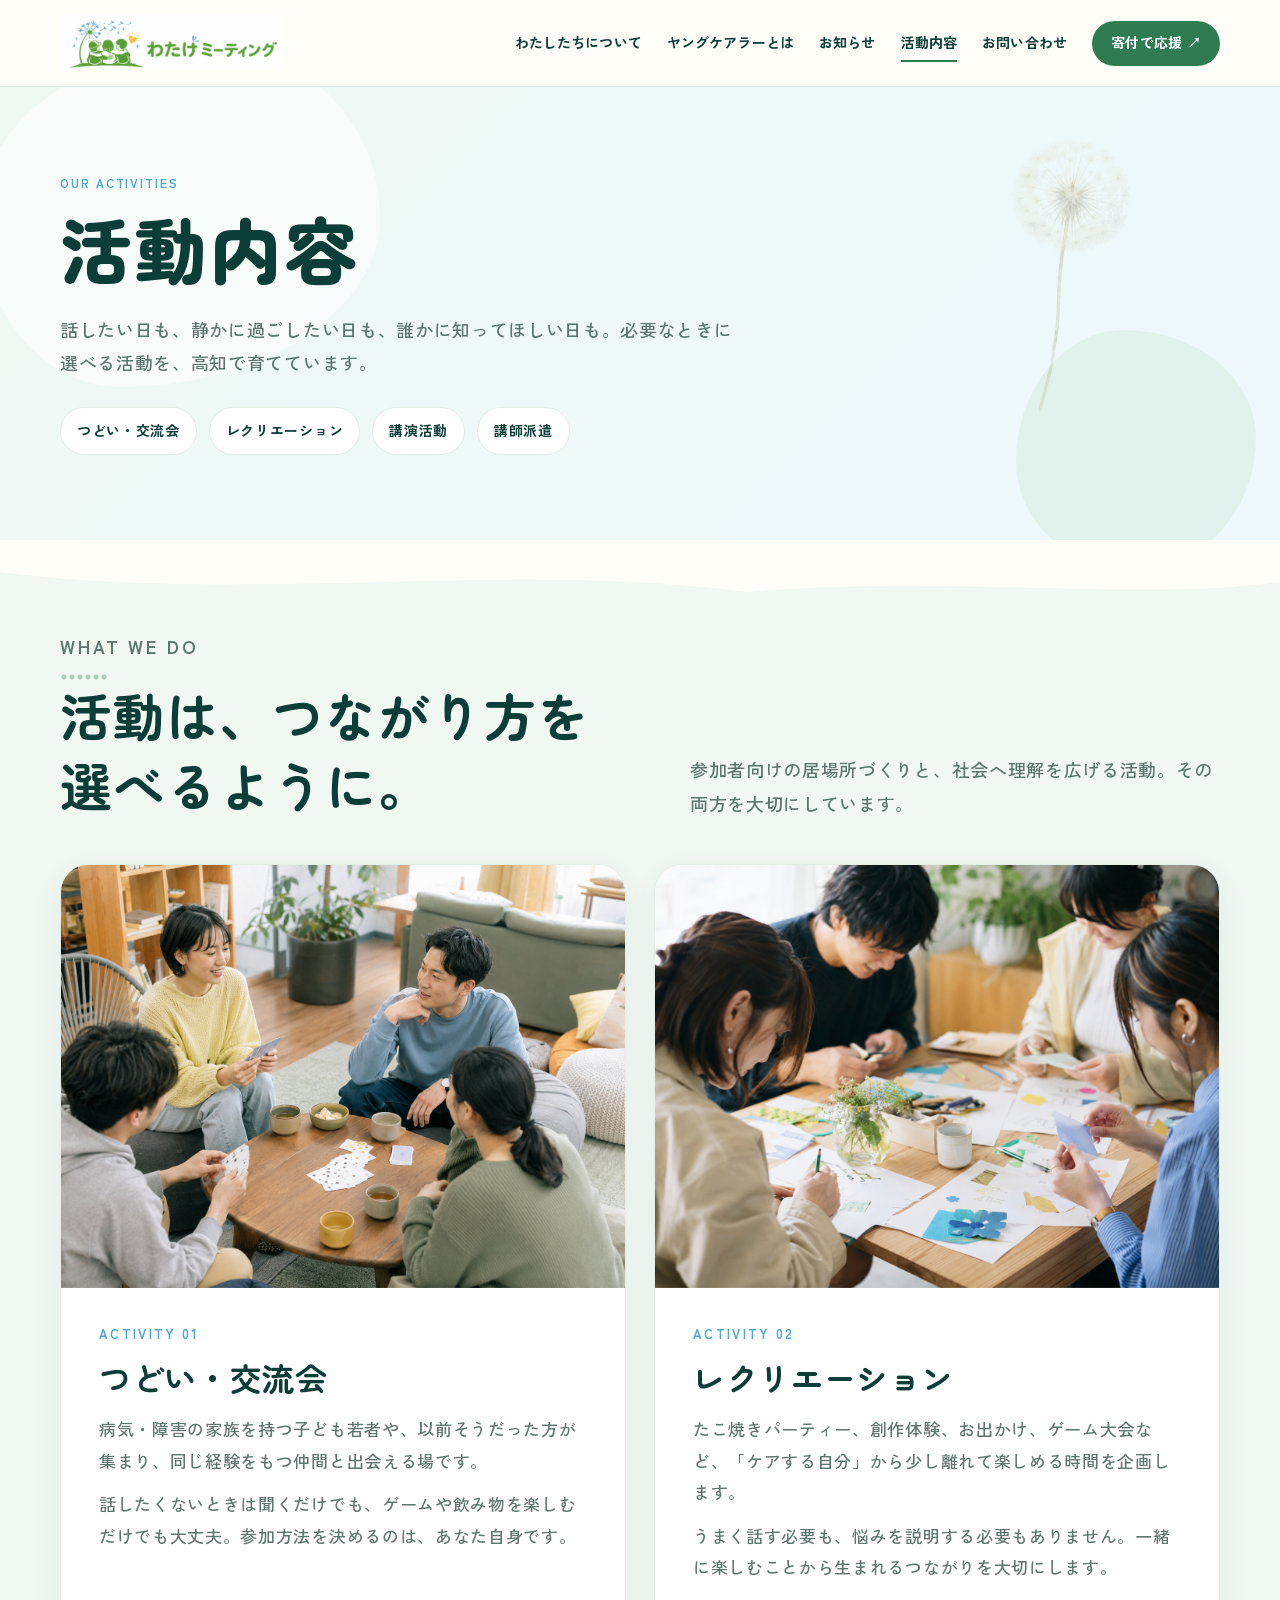
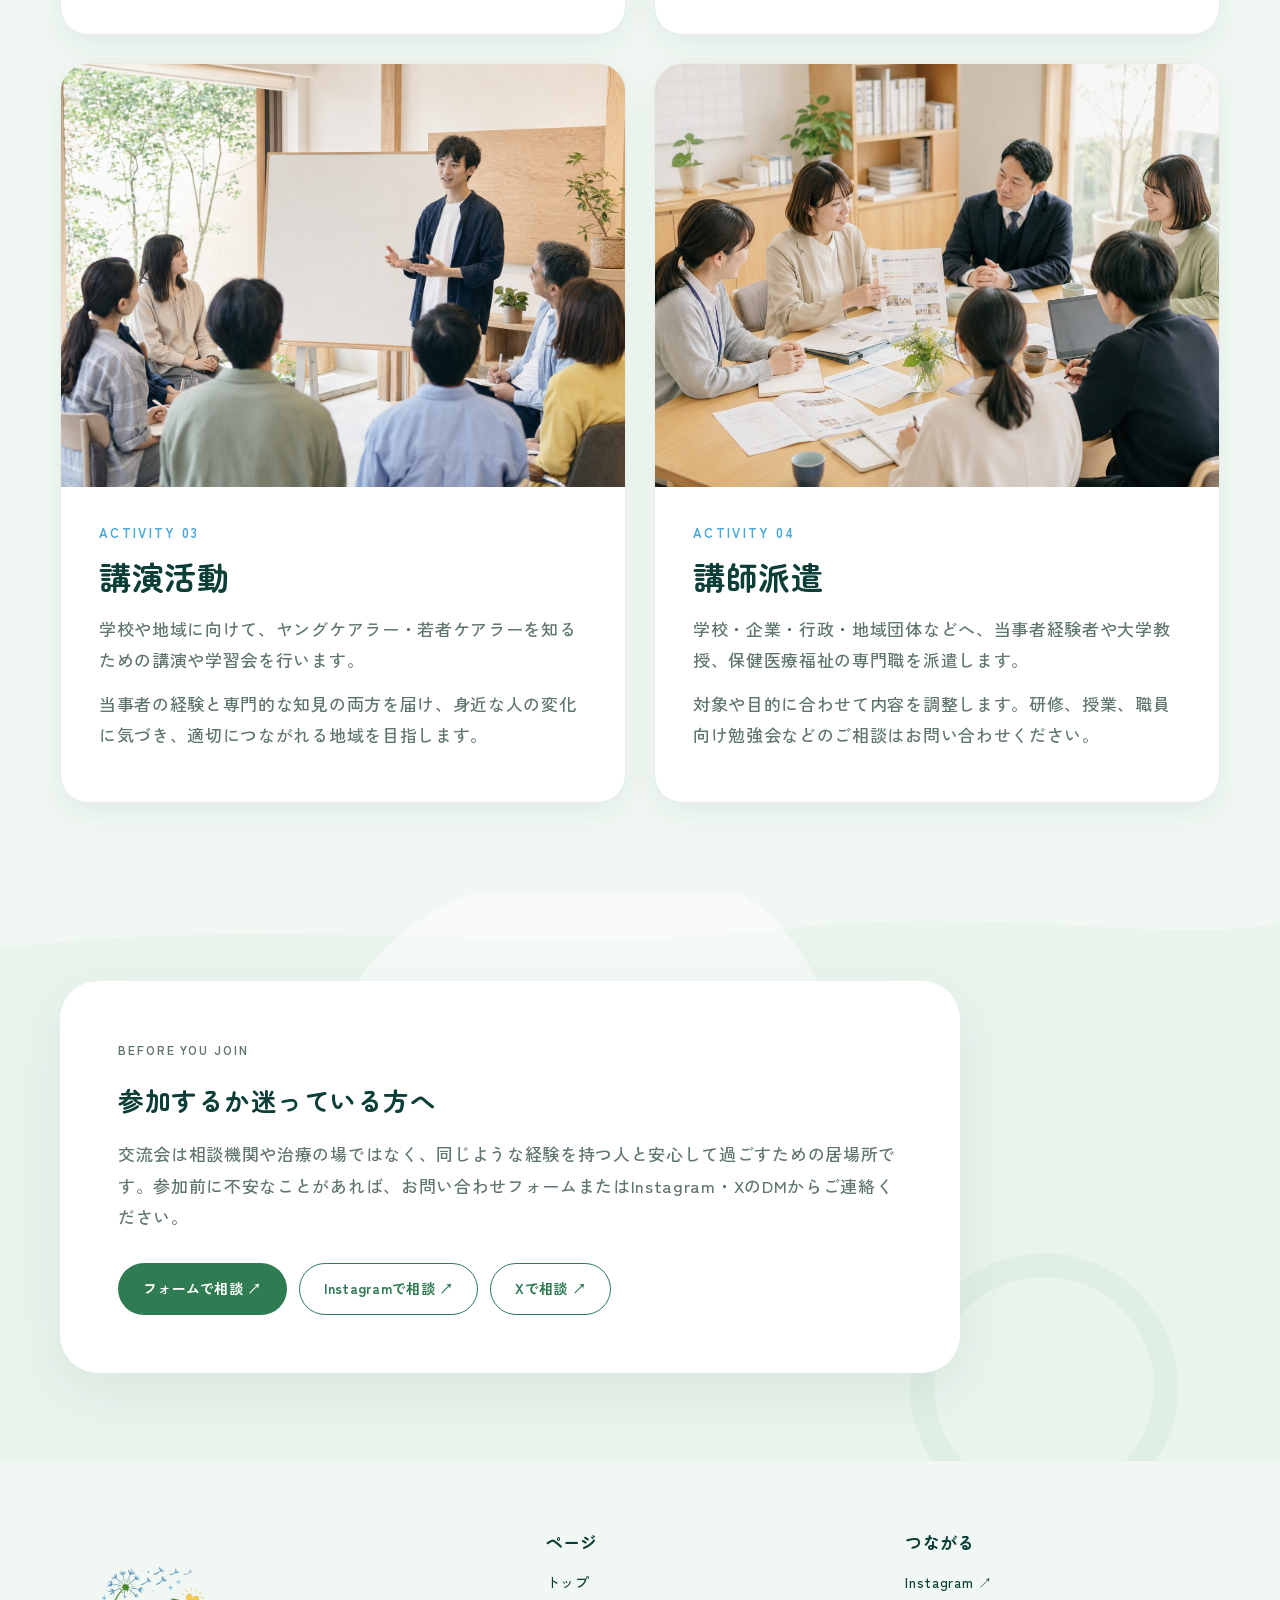
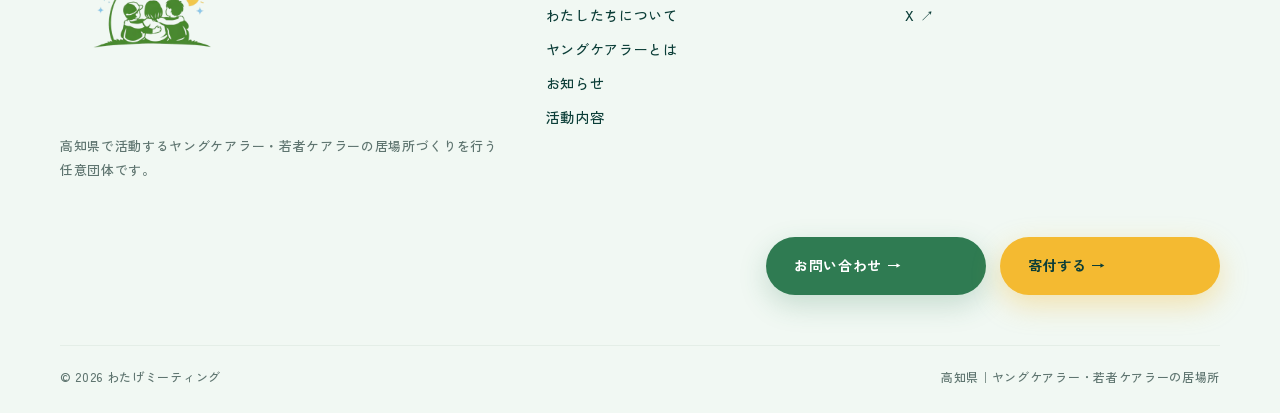
<file: activities.html>
<!doctype html>
<html lang="ja">
  <head>
    <meta charset="utf-8" />
    <meta name="viewport" content="width=device-width,initial-scale=1" />
    <meta
      name="description"
      content="わたげミーティングのつどい・交流会、レクリエーション、講演、講師派遣について"
    />
    <title>活動内容｜わたげミーティング</title>
    <link rel="preconnect" href="https://fonts.googleapis.com" />
    <link rel="preconnect" href="https://fonts.gstatic.com" crossorigin />
    <link
      href="https://fonts.googleapis.com/css2?family=Zen+Kaku+Gothic+New:wght@400;500;700;900&family=Zen+Maru+Gothic:wght@400;500;700;900&display=swap"
      rel="stylesheet"
    />
    <link rel="stylesheet" href="styles.css" />
  </head>
  <body>
    <header class="header">
      <div class="wrap nav">
        <a class="brand" href="index.html">
          <img
            class="brand-logo"
            src="assets/logo-watage.png"
            alt="わたげミーティング"
          />
          <span class="brand-wordmark" aria-hidden="true">/ わたげ</span>
        </a>
        <nav class="navlinks">
          <a href="about.html">わたしたちについて</a
          ><a href="youngcarer.html">ヤングケアラーとは</a
          ><a href="news.html">お知らせ</a
          ><a class="active" href="activities.html">活動内容</a
          ><a
            href="https://docs.google.com/forms/d/e/1FAIpQLSdZExhyQvVdYMioBr_lC8isE4YYOW6lhFF3xYF322LxP78K0A/viewform?usp=publish-editor"
            target="_blank"
            rel="noopener"
            >お問い合わせ</a
          ><a
            class="pill"
            href="https://syncable.biz/associate/watagemeeting"
            target="_blank"
            rel="noopener"
            >寄付で応援 ↗</a
          >
        </nav>
        <button
          class="menu"
          type="button"
          aria-label="メニュー"
          aria-expanded="false"
        >
          <span class="menu-lines" aria-hidden="true">
            <span></span>
            <span></span>
            <span></span>
          </span>
        </button>
      </div>
    </header>
    <main>
      <section class="page-hero">
        <img
          class="botanical botanical-page-hero"
          src="assets/dandelion-stem.png"
          alt=""
          aria-hidden="true"
        />
        <div class="wrap reveal">
          <p class="kicker">Our Activities</p>
          <h1>活動内容</h1>
          <p class="lead">
            話したい日も、静かに過ごしたい日も、誰かに知ってほしい日も。必要なときに選べる活動を、高知で育てています。
          </p>
          <div class="page-nav">
            <a href="#gathering">つどい・交流会</a
            ><a href="#recreation">レクリエーション</a
            ><a href="#lecture">講演活動</a><a href="#speaker">講師派遣</a>
          </div>
        </div>
      </section>
      <section class="page divider divider-arc">
        <div class="wrap">
          <div class="section-head reveal">
            <div>
              <p class="kicker">What we do</p>
              <h2>活動は、つながり方を<br />選べるように。</h2>
            </div>
            <p>
              参加者向けの居場所づくりと、社会へ理解を広げる活動。その両方を大切にしています。
            </p>
          </div>
          <div class="activity-grid">
            <article class="activity-detail reveal" id="gathering">
              <img
                src="assets/gathering.png"
                alt="カードゲームを楽しむつどい・交流会"
              />
              <div class="activity-detail-copy">
                <span class="activity-no">ACTIVITY 01</span>
                <h2>つどい・交流会</h2>
                <p>
                  病気・障害の家族を持つ子ども若者や、以前そうだった方が集まり、同じ経験をもつ仲間と出会える場です。
                </p>
                <p>
                  話したくないときは聞くだけでも、ゲームや飲み物を楽しむだけでも大丈夫。参加方法を決めるのは、あなた自身です。
                </p>
              </div>
            </article>
            <article class="activity-detail reveal" id="recreation">
              <img
                src="assets/workshop.png"
                alt="参加者が一緒に楽しむレクリエーション"
              />
              <div class="activity-detail-copy">
                <span class="activity-no">ACTIVITY 02</span>
                <h2>レクリエーション</h2>
                <p>
                  たこ焼きパーティー、創作体験、お出かけ、ゲーム大会など、「ケアする自分」から少し離れて楽しめる時間を企画します。
                </p>
                <p>
                  うまく話す必要も、悩みを説明する必要もありません。一緒に楽しむことから生まれるつながりを大切にします。
                </p>
              </div>
            </article>
            <article class="activity-detail reveal" id="lecture">
              <img
                src="assets/lecture.png"
                alt="ヤングケアラーについて学ぶ講演会"
              />
              <div class="activity-detail-copy">
                <span class="activity-no">ACTIVITY 03</span>
                <h2>講演活動</h2>
                <p>
                  学校や地域に向けて、ヤングケアラー・若者ケアラーを知るための講演や学習会を行います。
                </p>
                <p>
                  当事者の経験と専門的な知見の両方を届け、身近な人の変化に気づき、適切につながれる地域を目指します。
                </p>
              </div>
            </article>
            <article class="activity-detail reveal" id="speaker">
              <img
                src="assets/speaker-dispatch.png"
                alt="講師派遣について打ち合わせる様子"
              />
              <div class="activity-detail-copy">
                <span class="activity-no">ACTIVITY 04</span>
                <h2>講師派遣</h2>
                <p>
                  学校・企業・行政・地域団体などへ、当事者経験者や大学教授、保健医療福祉の専門職を派遣します。
                </p>
                <p>
                  対象や目的に合わせて内容を調整します。研修、授業、職員向け勉強会などのご相談はお問い合わせください。
                </p>
              </div>
            </article>
          </div>
        </div>
      </section>
      <section class="message-section divider divider-arc">
        <div class="wrap">
          <div class="message-card reveal">
            <p class="kicker">Before you join</p>
            <h2>参加するか迷っている方へ</h2>
            <p>
              交流会は相談機関や治療の場ではなく、同じような経験を持つ人と安心して過ごすための居場所です。参加前に不安なことがあれば、お問い合わせフォームまたはInstagram・XのDMからご連絡ください。
            </p>
            <div class="actions">
              <a
                class="btn btn-green"
                href="https://docs.google.com/forms/d/e/1FAIpQLSdZExhyQvVdYMioBr_lC8isE4YYOW6lhFF3xYF322LxP78K0A/viewform?usp=publish-editor"
                target="_blank"
                rel="noopener"
                >フォームで相談 ↗</a
              ><a
                class="btn btn-outline"
                href="https://www.instagram.com/watage.meeting.kochi_"
                target="_blank"
                rel="noopener"
                >Instagramで相談 ↗</a
              ><a
                class="btn btn-outline"
                href="https://x.com/watage_m_kochi"
                target="_blank"
                rel="noopener"
                >Xで相談 ↗</a
              >
            </div>
          </div>
        </div>
      </section>
    </main>
    <footer class="footer">
      <div class="wrap">
        <div class="footer-main">
          <div>
            <img
              class="footer-logo"
              src="assets/logo-watage-footer.png"
              alt="わたげミーティング"
            />
            <p>
              高知県で活動するヤングケアラー・若者ケアラーの居場所づくりを行う任意団体です。
            </p>
          </div>
          <div>
            <h4>ページ</h4>
            <a href="index.html">トップ</a
            ><a href="about.html">わたしたちについて</a
            ><a href="youngcarer.html">ヤングケアラーとは</a
            ><a href="news.html">お知らせ</a
            ><a href="activities.html">活動内容</a>
          </div>
          <div>
            <h4>つながる</h4>
            <a href="https://www.instagram.com/watage.meeting.kochi_"
              >Instagram ↗</a
            ><a href="https://x.com/watage_m_kochi">X ↗</a>
          </div>
        </div>
        <div class="footer-cta">
          <a
            class="footer-btn footer-btn-contact"
            href="https://docs.google.com/forms/d/e/1FAIpQLSdZExhyQvVdYMioBr_lC8isE4YYOW6lhFF3xYF322LxP78K0A/viewform?usp=publish-editor"
            target="_blank"
            rel="noopener"
            >お問い合わせ →</a
          >
          <a
            class="footer-btn footer-btn-donate"
            href="https://syncable.biz/associate/watagemeeting"
            target="_blank"
            rel="noopener"
            >寄付する →</a
          >
        </div>
        <div class="copyright">
          <span>© 2026 わたげミーティング</span
          ><span>高知県｜ヤングケアラー・若者ケアラーの居場所</span>
        </div>
      </div>
    </footer>
    <script src="app.js"></script>
  </body>
</html>
</file>
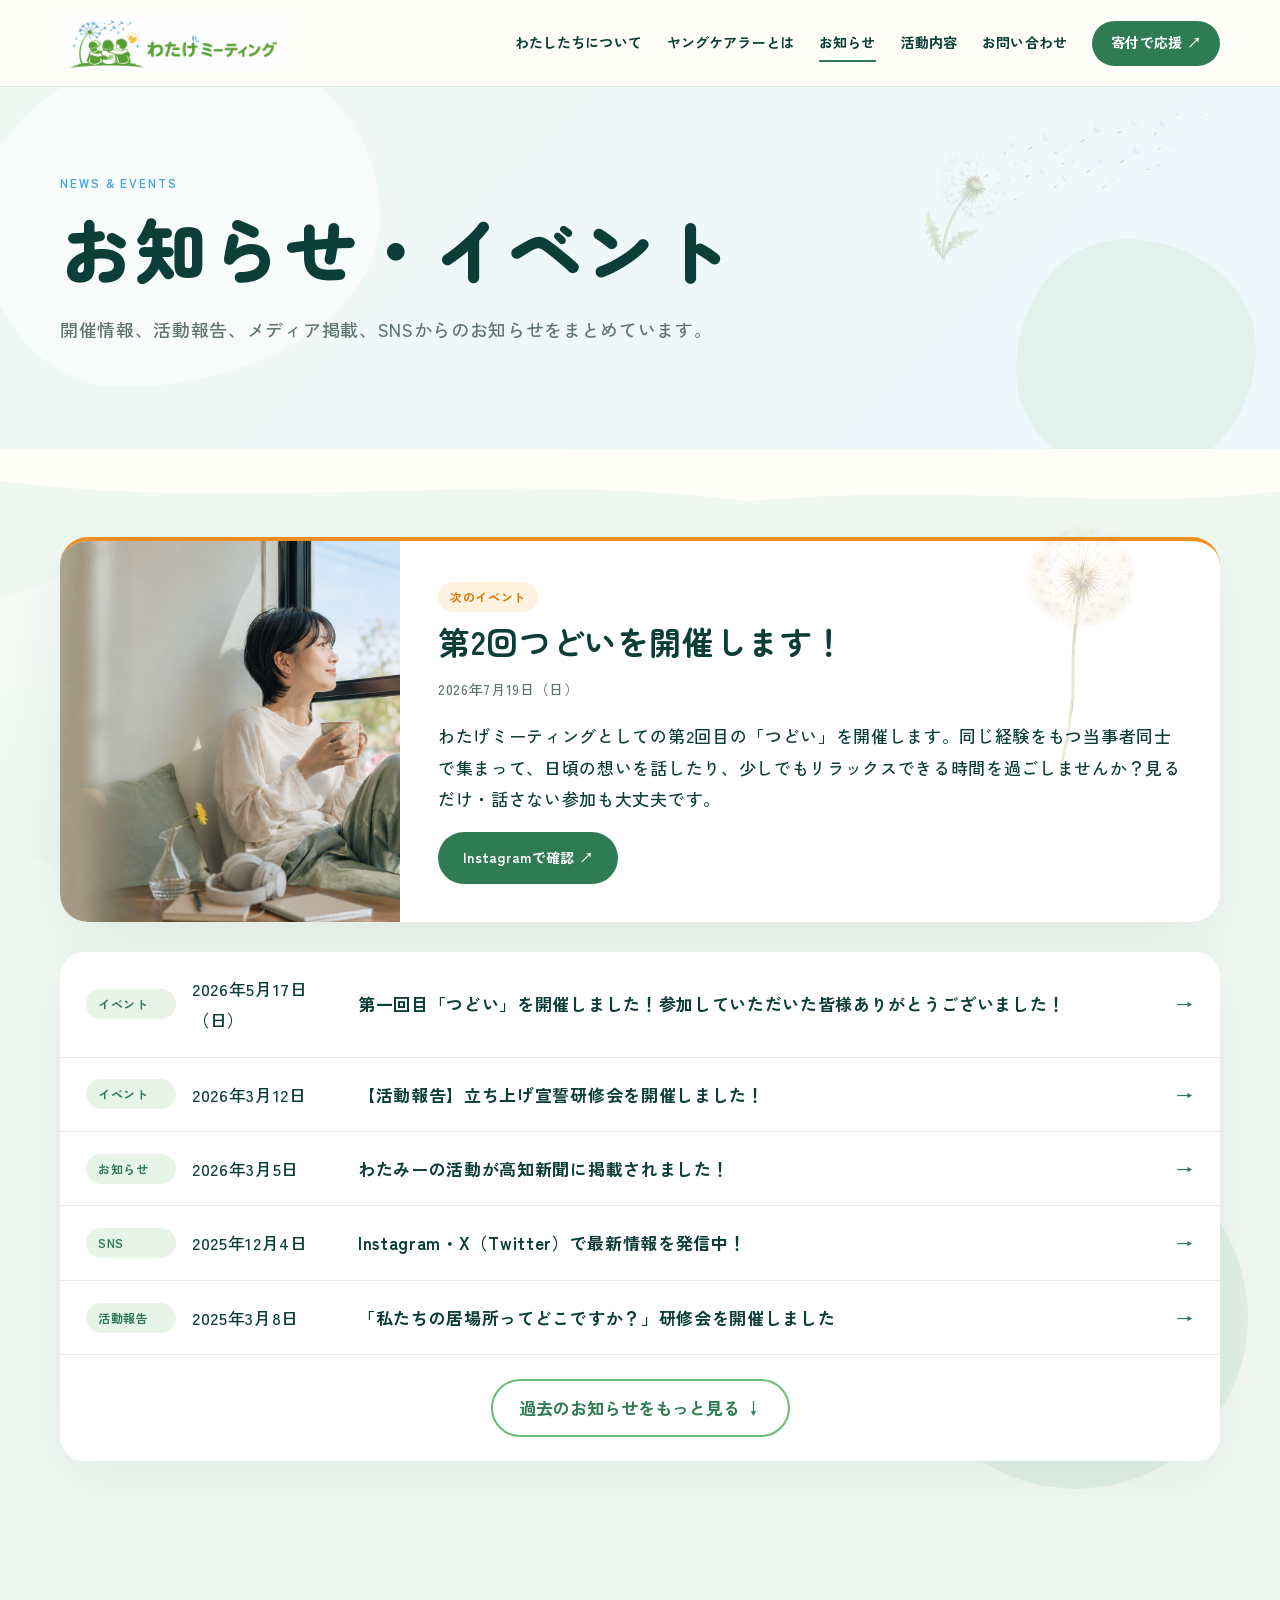
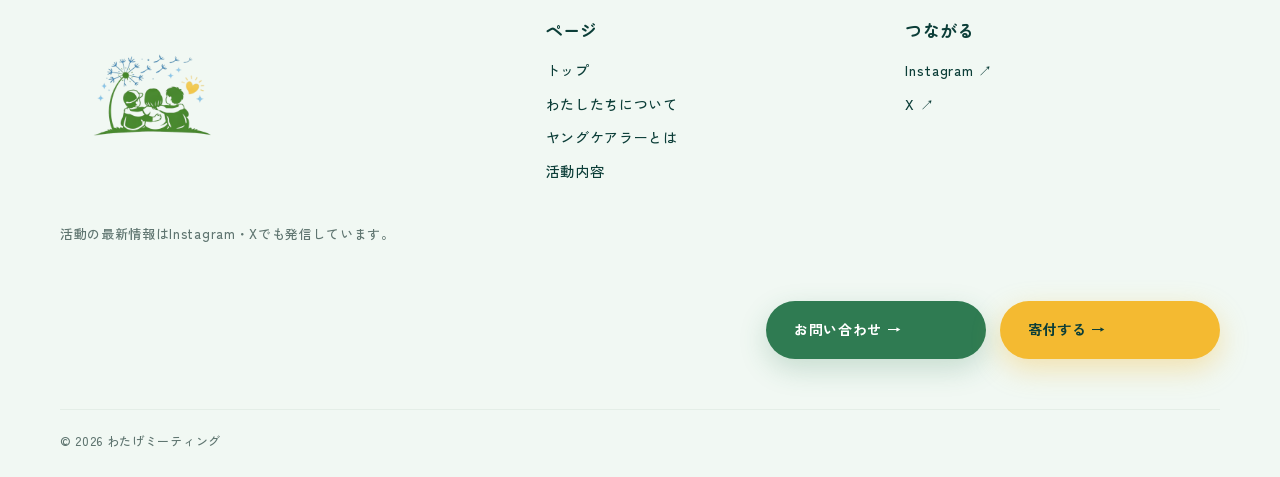
<file: news.html>
<!doctype html>
<html lang="ja">
  <head>
    <meta charset="utf-8" />
    <meta name="viewport" content="width=device-width,initial-scale=1" />
    <title>お知らせ・イベント｜わたげミーティング</title>
    <link rel="preconnect" href="https://fonts.googleapis.com" />
    <link rel="preconnect" href="https://fonts.gstatic.com" crossorigin />
    <link
      href="https://fonts.googleapis.com/css2?family=Zen+Kaku+Gothic+New:wght@400;500;700;900&family=Zen+Maru+Gothic:wght@400;500;700;900&display=swap"
      rel="stylesheet"
    />
    <link rel="stylesheet" href="styles.css" />
  </head>
  <body>
    <header class="header">
      <div class="wrap nav">
        <a class="brand" href="index.html">
          <img
            class="brand-logo"
            src="assets/logo-watage.png"
            alt="わたげミーティング"
          />
          <span class="brand-wordmark" aria-hidden="true">/ わたげ</span>
        </a>
        <nav class="navlinks">
          <a href="about.html">わたしたちについて</a
          ><a href="youngcarer.html">ヤングケアラーとは</a
          ><a class="active" href="news.html">お知らせ</a
          ><a href="activities.html">活動内容</a
          ><a
            href="https://docs.google.com/forms/d/e/1FAIpQLSdZExhyQvVdYMioBr_lC8isE4YYOW6lhFF3xYF322LxP78K0A/viewform?usp=publish-editor"
            target="_blank"
            rel="noopener"
            >お問い合わせ</a
          ><a class="pill" href="https://syncable.biz/associate/watagemeeting"
            >寄付で応援 ↗</a
          >
        </nav>
        <button
          class="menu"
          type="button"
          aria-label="メニュー"
          aria-expanded="false"
        >
          <span class="menu-lines" aria-hidden="true">
            <span></span>
            <span></span>
            <span></span>
          </span>
        </button>
      </div>
    </header>
    <main>
      <section class="page-hero">
        <img
          class="botanical botanical-page-hero"
          src="assets/dandelion-drift.png"
          alt=""
          aria-hidden="true"
        />
        <div class="wrap reveal">
          <p class="kicker">News &amp; Events</p>
          <h1>お知らせ・イベント</h1>
          <p class="lead">
            開催情報、活動報告、メディア掲載、SNSからのお知らせをまとめています。
          </p>
        </div>
      </section>
      <section class="news divider divider-arc">
        <img
          class="botanical botanical-news"
          src="assets/dandelion-stem.png"
          alt=""
          aria-hidden="true"
        />
        <div class="wrap">
          <article class="featured-news reveal">
            <img src="assets/breathe.png" alt="ひと息つける時間" />
            <div class="news-copy">
              <span class="badge orange">次のイベント</span>
              <h3>
                第2回つどいを開催します！
              </h3>
              <p class="meta">2026年7月19日（日）</p>
              <p>
                わたげミーティングとしての第2回目の「つどい」を開催します。同じ経験をもつ当事者同士で集まって、日頃の想いを話したり、少しでもリラックスできる時間を過ごしませんか？見るだけ・話さない参加も大丈夫です。
              </p>
              <a
                class="btn btn-green"
                href="https://www.instagram.com/p/Dao-mloHaas/?utm_source=ig_web_copy_link&igsh=MzRlODBiNWFlZA=="
                target="_blank"
                rel="noopener"
                >Instagramで確認 ↗</a
              >
            </div>
          </article>
          <div class="news-list reveal">
            <div class="news-row">
              <span class="badge">イベント</span>
              <span class="date">2026年5月17日（日）</span>
              <strong>第一回目「つどい」を開催しました！参加していただいた皆様ありがとうございました！</strong>
              <span class="arrow">→</span>
            </div>
            <div class="news-row">
              <span class="badge">イベント</span
              ><span class="date">2026年3月12日</span
              ><strong>【活動報告】立ち上げ宣誓研修会を開催しました！</strong
              ><span class="arrow">→</span>
            </div>
            <div class="news-row">
              <span class="badge">お知らせ</span
              ><span class="date">2026年3月5日</span
              ><strong>わたみーの活動が高知新聞に掲載されました！</strong
              ><span class="arrow">→</span>
            </div>
            <div class="news-row">
              <span class="badge">SNS</span
              ><span class="date">2025年12月4日</span
              ><strong>Instagram・X（Twitter）で最新情報を発信中！</strong
              ><span class="arrow">→</span>
            </div>
            <div class="news-row">
              <span class="badge">活動報告</span
              ><span class="date">2025年3月8日</span
              ><strong
                >「私たちの居場所ってどこですか？」研修会を開催しました</strong
              ><span class="arrow">→</span>
            </div>
            <div class="news-row hidden">
              <span class="badge">お知らせ</span
              ><span class="date">2025年2月20日</span
              ><strong>わたげミーティングのWebサイトを公開しました</strong
              ><span class="arrow">→</span>
            </div>
            <div class="news-row hidden">
              <span class="badge">活動</span><span class="date">準備中</span
              ><strong>定期つどい・交流会を企画しています</strong
              ><span class="arrow">→</span>
            </div>
            <button class="more" type="button">
              過去のお知らせをもっと見る ↓
            </button>
          </div>
        </div>
      </section>
    </main>
    <footer class="footer">
      <div class="wrap">
        <div class="footer-main">
          <div>
            <img
              class="footer-logo"
              src="assets/logo-watage-footer.png"
              alt="わたげミーティング"
            />
            <p>活動の最新情報はInstagram・Xでも発信しています。</p>
          </div>
          <div>
            <h4>ページ</h4>
            <a href="index.html">トップ</a
            ><a href="about.html">わたしたちについて</a
            ><a href="youngcarer.html">ヤングケアラーとは</a
            ><a href="activities.html">活動内容</a>
          </div>
          <div>
            <h4>つながる</h4>
            <a href="https://www.instagram.com/watage.meeting.kochi_"
              >Instagram ↗</a
            ><a href="https://x.com/watage_m_kochi">X ↗</a>
          </div>
        </div>
        <div class="footer-cta">
          <a
            class="footer-btn footer-btn-contact"
            href="https://docs.google.com/forms/d/e/1FAIpQLSdZExhyQvVdYMioBr_lC8isE4YYOW6lhFF3xYF322LxP78K0A/viewform?usp=publish-editor"
            target="_blank"
            rel="noopener"
            >お問い合わせ →</a
          >
          <a
            class="footer-btn footer-btn-donate"
            href="https://syncable.biz/associate/watagemeeting"
            target="_blank"
            rel="noopener"
            >寄付する →</a
          >
        </div>
        <div class="copyright">© 2026 わたげミーティング</div>
      </div>
    </footer>
    <script src="app.js"></script>
  </body>
</html>
</file>
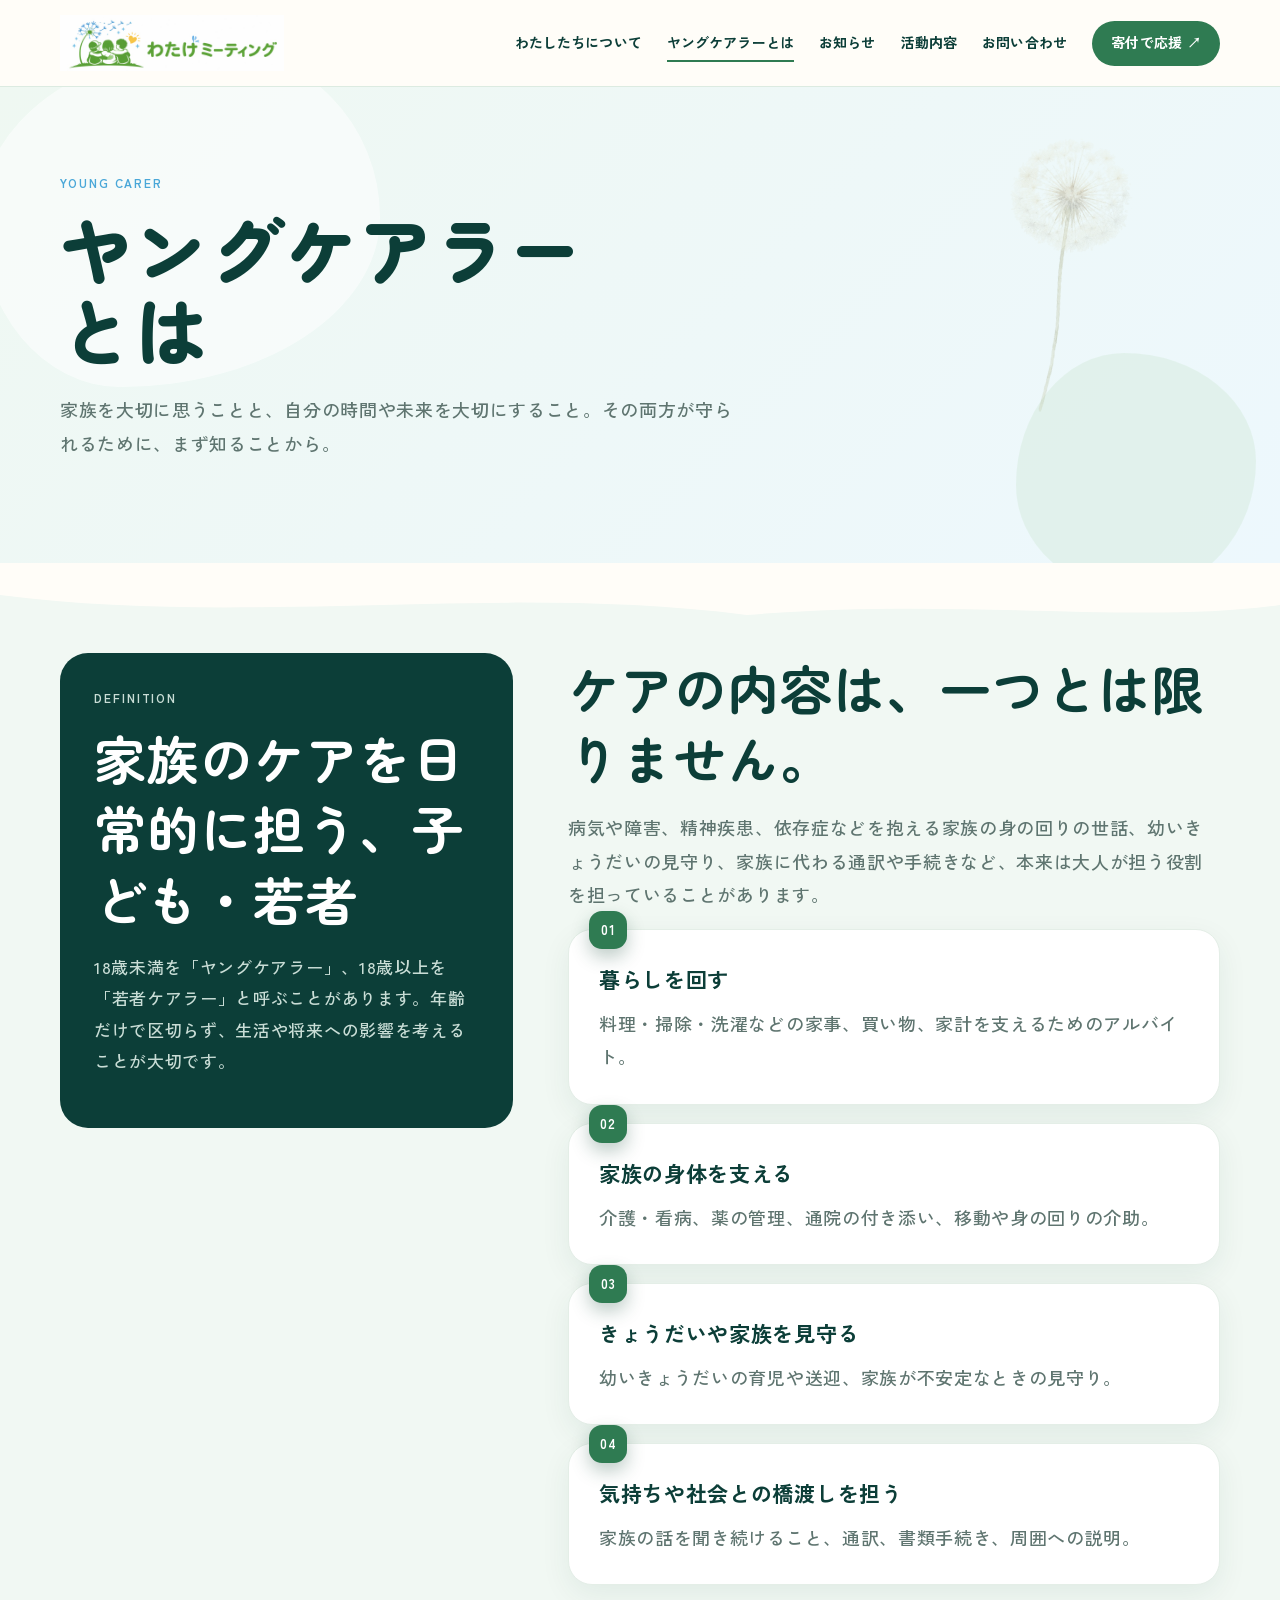
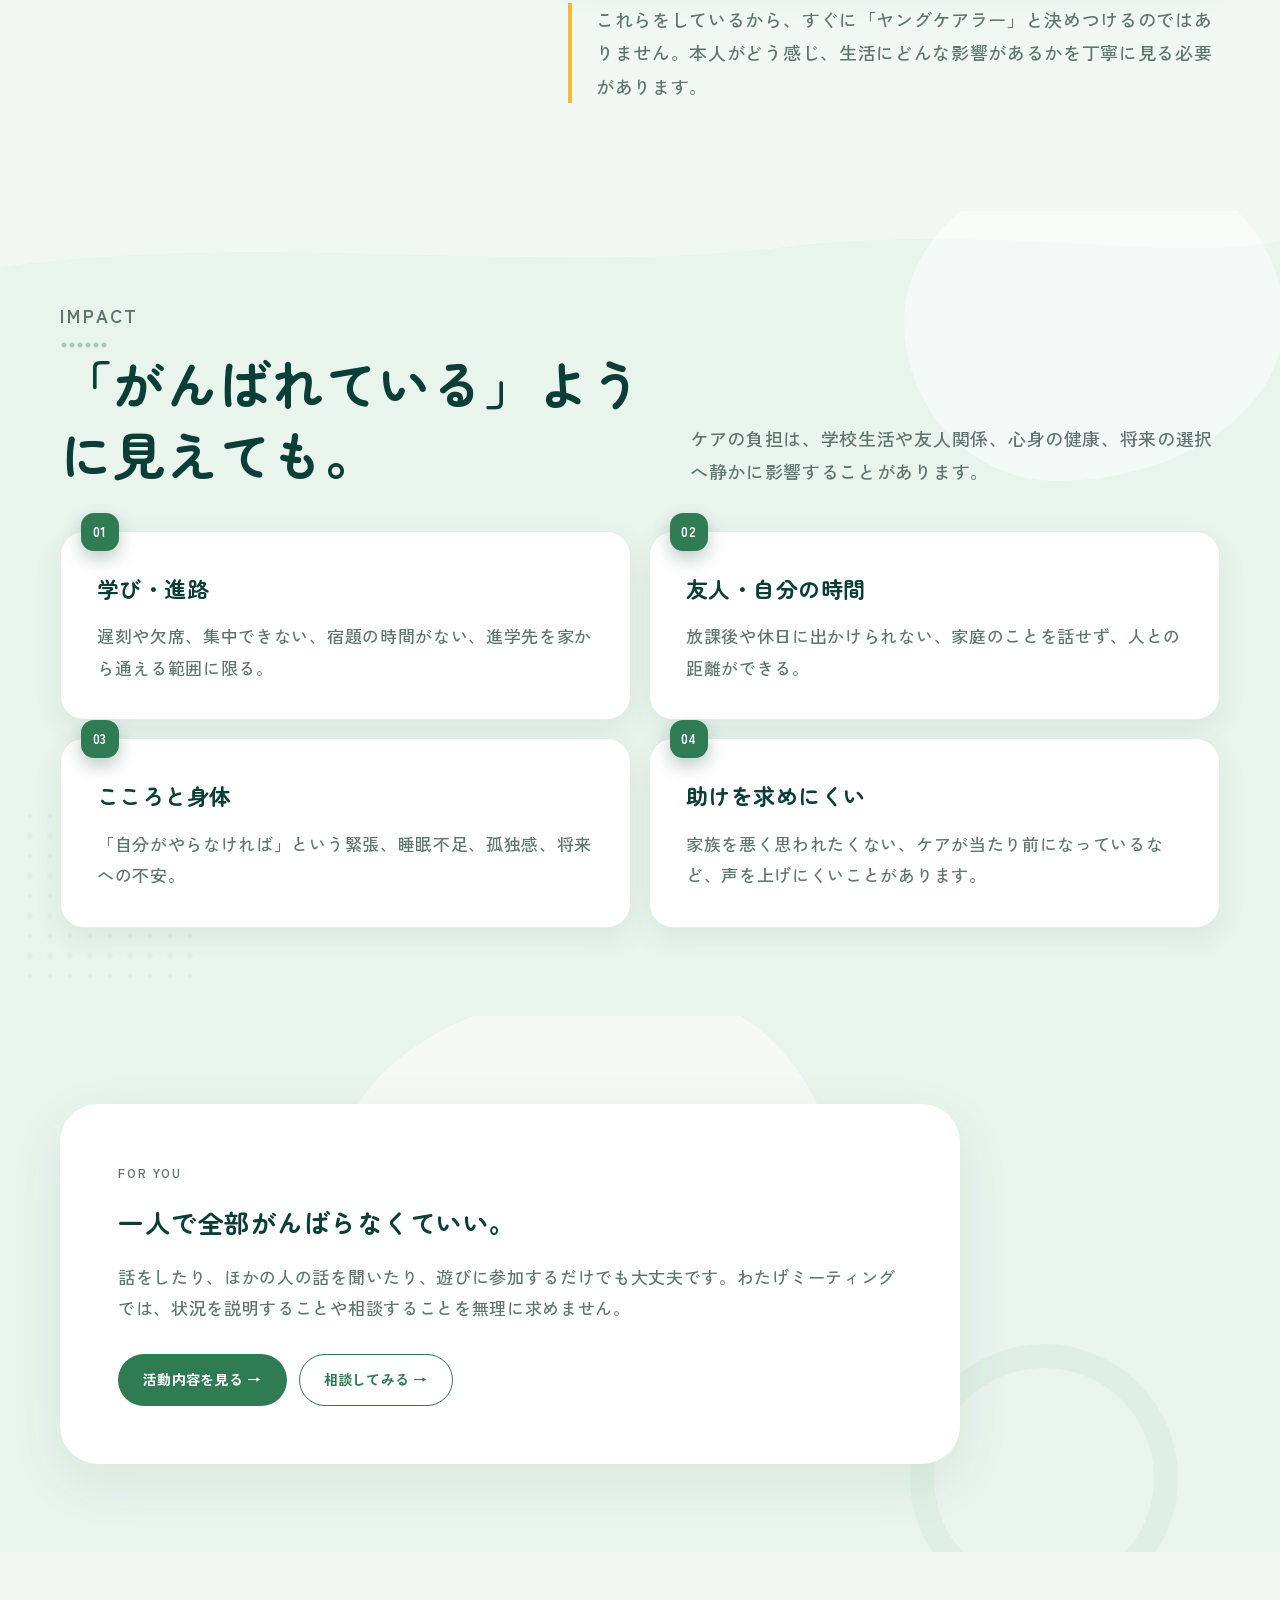
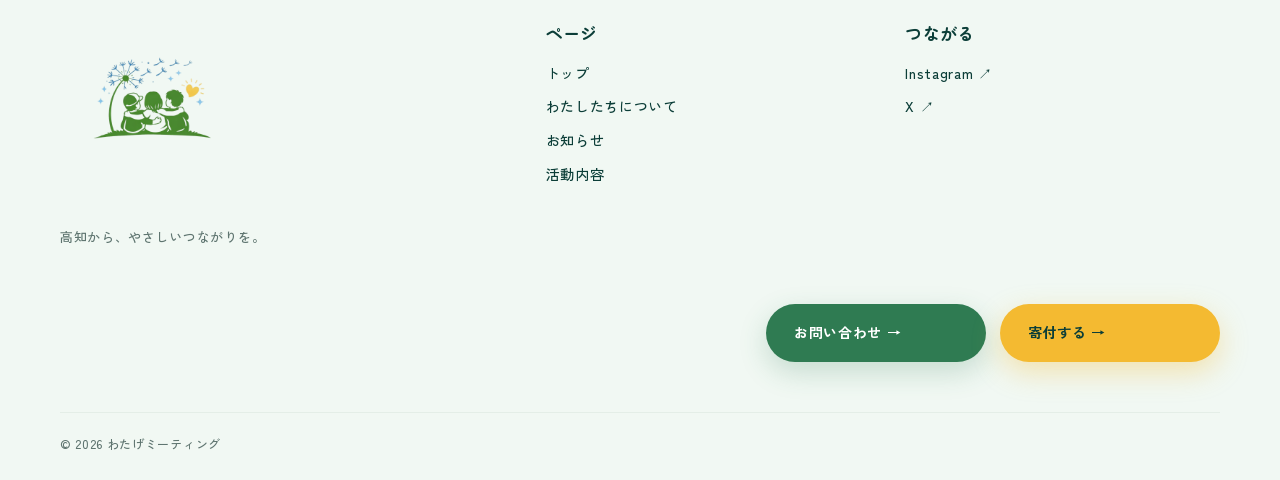
<file: youngcarer.html>
<!doctype html>
<html lang="ja">
  <head>
    <meta charset="utf-8" />
    <meta name="viewport" content="width=device-width,initial-scale=1" />
    <meta
      name="description"
      content="ヤングケアラー・若者ケアラーについて、担っていることや生活への影響をわかりやすく紹介"
    />
    <title>ヤングケアラーとは｜わたげミーティング</title>
    <link rel="preconnect" href="https://fonts.googleapis.com" />
    <link rel="preconnect" href="https://fonts.gstatic.com" crossorigin />
    <link
      href="https://fonts.googleapis.com/css2?family=Zen+Kaku+Gothic+New:wght@400;500;700;900&family=Zen+Maru+Gothic:wght@400;500;700;900&display=swap"
      rel="stylesheet"
    />
    <link rel="stylesheet" href="styles.css" />
  </head>
  <body>
    <header class="header">
      <div class="wrap nav">
        <a class="brand" href="index.html">
          <img
            class="brand-logo"
            src="assets/logo-watage.png"
            alt="わたげミーティング"
          />
          <span class="brand-wordmark" aria-hidden="true">/ わたげ</span>
        </a>
        <nav class="navlinks">
          <a href="about.html">わたしたちについて</a
          ><a class="active" href="youngcarer.html">ヤングケアラーとは</a
          ><a href="news.html">お知らせ</a><a href="activities.html">活動内容</a
          ><a
            href="https://docs.google.com/forms/d/e/1FAIpQLSdZExhyQvVdYMioBr_lC8isE4YYOW6lhFF3xYF322LxP78K0A/viewform?usp=publish-editor"
            target="_blank"
            rel="noopener"
            >お問い合わせ</a
          ><a class="pill" href="https://syncable.biz/associate/watagemeeting"
            >寄付で応援 ↗</a
          >
        </nav>
        <button
          class="menu"
          type="button"
          aria-label="メニュー"
          aria-expanded="false"
        >
          <span class="menu-lines" aria-hidden="true">
            <span></span>
            <span></span>
            <span></span>
          </span>
        </button>
      </div>
    </header>
    <main>
      <section class="page-hero">
        <img
          class="botanical botanical-page-hero"
          src="assets/dandelion-stem.png"
          alt=""
          aria-hidden="true"
        />
        <div class="wrap reveal">
          <p class="kicker">Young Carer</p>
          <h1>ヤングケアラー<br />とは</h1>
          <p class="lead">
            家族を大切に思うことと、自分の時間や未来を大切にすること。その両方が守られるために、まず知ることから。
          </p>
        </div>
      </section>
      <section class="page divider divider-arc">
        <div class="wrap care-story">
          <aside class="care-index reveal">
            <p class="kicker kicker-light">Definition</p>
            <h2>家族のケアを日常的に担う、子ども・若者</h2>
            <p>
              18歳未満を「ヤングケアラー」、18歳以上を「若者ケアラー」と呼ぶことがあります。年齢だけで区切らず、生活や将来への影響を考えることが大切です。
            </p>
          </aside>
          <div class="prose reveal">
            <h2>ケアの内容は、一つとは限りません。</h2>
            <p>
              病気や障害、精神疾患、依存症などを抱える家族の身の回りの世話、幼いきょうだいの見守り、家族に代わる通訳や手続きなど、本来は大人が担う役割を担っていることがあります。
            </p>
            <div class="care-groups">
              <article class="care-group" data-no="01">
                <span class="card-no" aria-hidden="true">01</span>
                <strong>暮らしを回す</strong>
                <p>
                  料理・掃除・洗濯などの家事、買い物、家計を支えるためのアルバイト。
                </p>
              </article>
              <article class="care-group" data-no="02">
                <span class="card-no" aria-hidden="true">02</span>
                <strong>家族の身体を支える</strong>
                <p>
                  介護・看病、薬の管理、通院の付き添い、移動や身の回りの介助。
                </p>
              </article>
              <article class="care-group" data-no="03">
                <span class="card-no" aria-hidden="true">03</span>
                <strong>きょうだいや家族を見守る</strong>
                <p>幼いきょうだいの育児や送迎、家族が不安定なときの見守り。</p>
              </article>
              <article class="care-group" data-no="04">
                <span class="card-no" aria-hidden="true">04</span>
                <strong>気持ちや社会との橋渡しを担う</strong>
                <p>
                  家族の話を聞き続けること、通訳、書類手続き、周囲への説明。
                </p>
              </article>
            </div>
            <p class="editorial-note">
              これらをしているから、すぐに「ヤングケアラー」と決めつけるのではありません。本人がどう感じ、生活にどんな影響があるかを丁寧に見る必要があります。
            </p>
          </div>
        </div>
      </section>
      <section class="about-strip divider divider-arc">
        <div class="wrap">
          <div class="section-head reveal">
            <div>
              <p class="kicker">Impact</p>
              <h2>「がんばれている」ように見えても。</h2>
            </div>
            <p>
              ケアの負担は、学校生活や友人関係、心身の健康、将来の選択へ静かに影響することがあります。
            </p>
          </div>
          <div class="principles">
            <article class="principle reveal" data-no="01">
              <span class="card-no" aria-hidden="true">01</span>
              <h3>学び・進路</h3>
              <p>
                遅刻や欠席、集中できない、宿題の時間がない、進学先を家から通える範囲に限る。
              </p>
            </article>
            <article class="principle reveal" data-no="02">
              <span class="card-no" aria-hidden="true">02</span>
              <h3>友人・自分の時間</h3>
              <p>
                放課後や休日に出かけられない、家庭のことを話せず、人との距離ができる。
              </p>
            </article>
            <article class="principle reveal" data-no="03">
              <span class="card-no" aria-hidden="true">03</span>
              <h3>こころと身体</h3>
              <p>
                「自分がやらなければ」という緊張、睡眠不足、孤独感、将来への不安。
              </p>
            </article>
            <article class="principle reveal" data-no="04">
              <span class="card-no" aria-hidden="true">04</span>
              <h3>助けを求めにくい</h3>
              <p>
                家族を悪く思われたくない、ケアが当たり前になっているなど、声を上げにくいことがあります。
              </p>
            </article>
          </div>
        </div>
      </section>
      <section class="message-section">
        <div class="wrap">
          <div class="message-card reveal">
            <p class="kicker">For you</p>
            <h2>一人で全部がんばらなくていい。</h2>
            <p>
              話をしたり、ほかの人の話を聞いたり、遊びに参加するだけでも大丈夫です。わたげミーティングでは、状況を説明することや相談することを無理に求めません。
            </p>
            <div class="actions">
              <a class="btn btn-green" href="activities.html"
                >活動内容を見る →</a
              ><a
                class="btn btn-outline"
                href="https://docs.google.com/forms/d/e/1FAIpQLSdZExhyQvVdYMioBr_lC8isE4YYOW6lhFF3xYF322LxP78K0A/viewform?usp=publish-editor"
                target="_blank"
                rel="noopener"
                >相談してみる →</a
              >
            </div>
          </div>
        </div>
      </section>
    </main>
    <footer class="footer">
      <div class="wrap">
        <div class="footer-main">
          <div>
            <img
              class="footer-logo"
              src="assets/logo-watage-footer.png"
              alt="わたげミーティング"
            />
            <p>高知から、やさしいつながりを。</p>
          </div>
          <div>
            <h4>ページ</h4>
            <a href="index.html">トップ</a
            ><a href="about.html">わたしたちについて</a
            ><a href="news.html">お知らせ</a
            ><a href="activities.html">活動内容</a>
          </div>
          <div>
            <h4>つながる</h4>
            <a href="https://www.instagram.com/watage.meeting.kochi_"
              >Instagram ↗</a
            ><a href="https://x.com/watage_m_kochi">X ↗</a>
          </div>
        </div>
        <div class="footer-cta">
          <a
            class="footer-btn footer-btn-contact"
            href="https://docs.google.com/forms/d/e/1FAIpQLSdZExhyQvVdYMioBr_lC8isE4YYOW6lhFF3xYF322LxP78K0A/viewform?usp=publish-editor"
            target="_blank"
            rel="noopener"
            >お問い合わせ →</a
          >
          <a
            class="footer-btn footer-btn-donate"
            href="https://syncable.biz/associate/watagemeeting"
            target="_blank"
            rel="noopener"
            >寄付する →</a
          >
        </div>
        <div class="copyright">© 2026 わたげミーティング</div>
      </div>
    </footer>
    <script src="app.js"></script>
  </body>
</html>
</file>
<file: styles.css>
:root {
  --ink: #0c3e38;
  --green: #2f7b52;
  --leaf: #56a65f;
  --sky: #4aa7d8;
  --yellow: #f4ba31;
  --orange: #ef8d20;
  --mist: #f1f8f3;
  --cream: #fffdf8;
  --line: #e4eee7;
  --muted: #5f7570;
  --shadow: 0 18px 55px rgba(20, 72, 54, 0.08);
  --shadow-soft: 0 10px 30px rgba(20, 72, 54, 0.07);
  --radius-card: 28px;
  --radius-card-sm: 24px;
  --space-xs: 12px;
  --space-sm: 20px;
  --space-md: 32px;
  --space-lg: 48px;
  --space-xl: 88px;
  --content-width: 1160px;
  --content-inset: max(20px, calc((100vw - var(--content-width)) / 2));
  --font-body:
    "Zen Kaku Gothic New", "Hiragino Kaku Gothic ProN", "Yu Gothic", Meiryo,
    sans-serif;
  --font-display:
    "Zen Maru Gothic", "Zen Kaku Gothic New", "Hiragino Maru Gothic ProN",
    "Hiragino Kaku Gothic ProN", Meiryo, sans-serif;
  --text-xs: 0.75rem;
  --text-sm: 0.875rem;
  --text-base: 1.0625rem;
  --text-md: 1.125rem;
  --text-lg: 1.25rem;
  --text-xl: clamp(1.25rem, 2vw, 1.5rem);
  --text-2xl: clamp(1.5rem, 2.6vw, 2rem);
  --text-3xl: clamp(1.85rem, 3.4vw, 2.75rem);
  --text-4xl: clamp(2.15rem, 4.2vw, 3.25rem);
  --text-hero: clamp(2.6rem, 6.2vw, 4.5rem);
  --leading-tight: 1.2;
  --leading-snug: 1.35;
  --leading-body: 1.85;
  --tracking-tight: 0.01em;
  --tracking-body: 0.04em;
  --tracking-wide: 0.16em;
  --arc-height: clamp(56px, 9vw, 88px);
  --arc-cream-mist: url("data:image/svg+xml,%3Csvg xmlns='http://www.w3.org/2000/svg' viewBox='0 0 1440 88' preserveAspectRatio='none'%3E%3Crect width='1440' height='88' fill='%23fffdf8'/%3E%3Cpath d='M0,32 C280,64 560,20 840,52 C1080,34 1280,62 1440,42 L1440,88 L0,88 Z' fill='%23f1f8f3'/%3E%3C/svg%3E");
  --arc-mist-cream: url("data:image/svg+xml,%3Csvg xmlns='http://www.w3.org/2000/svg' viewBox='0 0 1440 88' preserveAspectRatio='none'%3E%3Crect width='1440' height='88' fill='%23f1f8f3'/%3E%3Cpath d='M0,58 C300,22 580,72 860,38 C1100,18 1280,54 1440,32 L1440,88 L0,88 Z' fill='%23fffdf8'/%3E%3C/svg%3E");
  --arc-cream-green: url("data:image/svg+xml,%3Csvg xmlns='http://www.w3.org/2000/svg' viewBox='0 0 1440 88' preserveAspectRatio='none'%3E%3Crect width='1440' height='88' fill='%23fffdf8'/%3E%3Cpath d='M0,56 C320,18 620,68 900,34 C1140,14 1320,52 1440,30 L1440,88 L0,88 Z' fill='%23e9f4ed'/%3E%3C/svg%3E");
  --arc-mist-green: url("data:image/svg+xml,%3Csvg xmlns='http://www.w3.org/2000/svg' viewBox='0 0 1440 88' preserveAspectRatio='none'%3E%3Crect width='1440' height='88' fill='%23f1f8f3'/%3E%3Cpath d='M0,56 C320,18 620,68 900,34 C1140,14 1320,52 1440,30 L1440,88 L0,88 Z' fill='%23e9f4ed'/%3E%3C/svg%3E");
}
* {
  box-sizing: border-box;
}
html {
  scroll-behavior: smooth;
  overflow-x: clip;
  overflow-x: hidden;
}
body {
  margin: 0;
  overflow-x: clip;
  overflow-x: hidden;
  max-width: 100%;
  width: 100%;
  background: var(--cream);
  color: var(--ink);
  font-family: var(--font-body);
  font-size: var(--text-base);
  font-weight: 500;
  line-height: var(--leading-body);
  letter-spacing: var(--tracking-body);
  -webkit-font-smoothing: antialiased;
  text-rendering: optimizeLegibility;
}
a {
  text-decoration: none;
  color: inherit;
}
img {
  display: block;
  max-width: 100%;
}
.nowrap {
  white-space: nowrap;
}
button {
  font: inherit;
}
.wrap {
  width: min(1160px, calc(100% - 40px));
  margin: auto;
  max-width: 100%;
}
main {
  overflow-x: clip;
  overflow-x: hidden;
  width: 100%;
  max-width: 100%;
}
.header {
  position: sticky;
  top: 0;
  z-index: 50;
  background: rgba(255, 253, 248, 0.9);
  backdrop-filter: blur(16px);
  border-bottom: 1px solid rgba(217, 233, 222, 0.9);
}
.nav {
  height: 86px;
  display: flex;
  align-items: center;
  gap: 32px;
}
.brand {
  display: flex;
  align-items: center;
  margin-right: auto;
}
.brand-logo {
  width: 248px;
  height: 56px;
  object-fit: contain;
  object-position: left center;
}
.brand-wordmark {
  display: none;
  align-items: center;
  gap: 10px;
  font-family: var(--font-display);
  font-size: 1.35rem;
  font-weight: 700;
  letter-spacing: 0.14em;
  color: var(--ink);
  line-height: 1;
}
.brand-slash {
  display: block;
  width: 2px;
  height: 1.05em;
  border-radius: 999px;
  background: linear-gradient(
    180deg,
    var(--green) 0%,
    rgba(47, 123, 82, 0.15) 100%
  );
  transform: rotate(18deg);
}
.navlinks {
  display: flex;
  align-items: center;
  gap: 25px;
  font-size: var(--text-sm);
  font-weight: 700;
  letter-spacing: var(--tracking-tight);
}
.navlinks a {
  position: relative;
}
.navlinks > a:not(.pill):after {
  content: "";
  position: absolute;
  left: 0;
  right: 100%;
  bottom: -6px;
  height: 2px;
  background: var(--green);
  transition: 0.25s;
}
.navlinks > a:hover:after,
.navlinks > a.active:after {
  right: 0;
}
.pill,
.btn {
  display: inline-flex;
  align-items: center;
  justify-content: center;
  gap: 10px;
  border-radius: 999px;
  min-height: 52px;
  padding: 0 24px;
  border: 1px solid transparent;
  font-family: var(--font-body);
  font-size: var(--text-sm);
  font-weight: 700;
  letter-spacing: 0.02em;
  transition: 0.25s;
  cursor: pointer;
}
.pill {
  min-height: 45px;
  padding: 0 18px;
  background: var(--green);
  color: #fff;
}
.btn:hover,
.pill:hover {
  transform: translateY(-3px);
  box-shadow: 0 12px 25px rgba(37, 108, 74, 0.18);
}
.btn-green {
  background: var(--green);
  color: #fff;
}
.btn-outline {
  border-color: var(--green);
  color: var(--green);
  background: #fff;
}
.btn-white {
  background: #fff;
  color: var(--green);
}
.menu {
  display: none;
  border: 0;
  background: none;
  padding: 0;
  cursor: pointer;
}
.menu-lines {
  display: grid;
  gap: 6px;
  width: 20px;
}
.menu-lines span {
  display: block;
  width: 100%;
  height: 2px;
  border-radius: 999px;
  background: var(--ink);
  transform-origin: center;
  transition:
    transform 0.28s ease,
    opacity 0.2s ease,
    width 0.28s ease,
    background-color 0.2s ease;
}
.menu-lines span:nth-child(2) {
  width: 70%;
  margin-left: auto;
}
@media (max-width: 650px) {
  .menu-lines span,
  .menu-lines span:nth-child(2) {
    width: 100%;
    margin-left: 0;
  }
}
.menu.is-open .menu-lines span:nth-child(1) {
  transform: translateY(8px) rotate(45deg);
}
.menu.is-open .menu-lines span:nth-child(2) {
  opacity: 0;
  width: 100%;
}
.menu.is-open .menu-lines span:nth-child(3) {
  transform: translateY(-8px) rotate(-45deg);
}
.hero {
  position: relative;
  padding: 74px 0 90px;
  overflow-x: clip;
  overflow-y: visible;
}
.hero .wrap {
  position: relative;
  z-index: 1;
}
.vertical-text {
  writing-mode: vertical-rl;
  text-orientation: mixed;
  font-weight: 700;
}
.hero-vertical {
  position: absolute;
  top: 4px;
  right: -34px;
  color: var(--green);
  font-size: 14px;
  letter-spacing: 0.42em;
  opacity: 0.55;
}
.hero-grid {
  display: grid;
  grid-template-columns: minmax(0, 0.85fr) minmax(0, 1.15fr);
  grid-template-areas:
    "copy visual"
    "actions visual";
  column-gap: clamp(24px, 4vw, 62px);
  align-content: center;
}
.hero-copy {
  position: relative;
  grid-area: copy;
  align-self: end;
  min-width: 0;
}
.hero-actions {
  grid-area: actions;
  align-self: start;
  min-width: 0;
}
.kicker {
  color: var(--sky);
  font-family: var(--font-body);
  font-size: var(--text-xs);
  font-weight: 700;
  letter-spacing: var(--tracking-wide);
  text-transform: uppercase;
  margin: 0 0 14px;
}
.kicker-light {
  color: #aee0f7;
}
.hero h1,
.page-hero h1 {
  font-family: var(--font-display);
  font-size: var(--text-hero);
  font-weight: 900;
  line-height: 1.12;
  letter-spacing: 0.04em;
  margin: 0 0 24px;
}
.hero h1 {
  font-size: clamp(2.85rem, 6.8vw, 4.75rem);
  text-shadow: 0 1px 0 rgba(255, 253, 248, 0.35);
}
.hero .sub {
  font-family: var(--font-display);
  font-size: var(--text-xl);
  font-weight: 700;
  line-height: var(--leading-snug);
  letter-spacing: 0.03em;
  margin: 0 0 16px;
}
.lead {
  font-size: var(--text-md);
  line-height: var(--leading-body);
  color: var(--muted);
  max-width: 680px;
}
.actions {
  display: flex;
  flex-wrap: wrap;
  gap: 12px;
  margin-top: 30px;
}
.hero-visual {
  grid-area: visual;
  position: relative;
  min-height: 570px;
  overflow: visible;
  max-width: 100%;
  padding: 24px 20px 0 40px;
}
.hero-photo {
  position: absolute;
  inset: 0;
  overflow: hidden;
  border-radius: 60px 22px 120px 24px;
  box-shadow: var(--shadow);
}
.hero-photo img {
  width: 100%;
  height: 100%;
  object-fit: cover;
  display: block;
}
.float-card {
  position: absolute;
  left: -38px;
  bottom: 35px;
  z-index: 2;
  width: 310px;
  max-width: calc(100% + 20px);
  background: #fff;
  padding: 20px 24px;
  border-radius: 22px;
  box-shadow: var(--shadow);
  font-family: var(--font-display);
  font-size: var(--text-md);
  font-weight: 700;
  line-height: var(--leading-snug);
  letter-spacing: 0.02em;
}
.float-card small {
  display: block;
  color: var(--muted);
  font-weight: 500;
}
.spark {
  position: absolute;
  right: -18px;
  top: -22px;
  z-index: 2;
  width: 112px;
  height: 112px;
  display: grid;
  place-items: center;
  border-radius: 50%;
  background: var(--yellow);
  font-family: var(--font-display);
  font-size: var(--text-sm);
  font-weight: 700;
  line-height: 1.35;
  letter-spacing: 0.02em;
  text-align: center;
  transform: rotate(7deg);
}
@media (max-width: 1100px) {
  .hero-grid {
    grid-template-columns: minmax(0, 1fr);
    grid-template-areas:
      "copy"
      "visual"
      "actions";
  }
  .hero-visual {
    min-height: clamp(320px, 52vw, 480px);
    margin-top: 30px;
    width: 100%;
    padding: 22px 18px 0 36px;
  }
  .hero-actions {
    margin-top: 24px;
  }
  .hero-vertical {
    display: none;
  }
}
h1,
h2,
h3,
h4 {
  font-family: var(--font-display);
  font-weight: 700;
  letter-spacing: 0.02em;
  line-height: var(--leading-snug);
}
section {
  padding: var(--space-xl) 0;
}
/* Section dividers — subtle arc on select sections, straight elsewhere */
.divider > .wrap {
  position: relative;
  z-index: 1;
}
.divider-arc {
  background-repeat: no-repeat;
  background-size: 100% var(--arc-height);
  background-position: top center;
}
.news.divider-arc,
.page.divider-arc,
.contact.divider-arc {
  background-color: var(--mist);
  background-image: var(--arc-cream-mist);
}
#activities.divider-arc {
  background-image: var(--arc-mist-cream);
}
.about-strip.divider-arc:not(.home-about),
.message-section.divider-arc {
  background-image: var(--arc-mist-green);
}
/* Decorative background shapes — organic blobs, rings, dot grids */
.hero::before,
.hero::after,
.news::before,
.news::after,
#activities::after,
.about-strip::before,
.about-strip::after,
.message-section::before,
.message-section::after,
.page-hero::before,
.page-hero::after,
.contact::before {
  content: "";
  position: absolute;
  pointer-events: none;
  z-index: 0;
}
.hero::before {
  top: -80px;
  right: calc(var(--content-inset) - 72px);
  width: min(480px, 36vw);
  height: 400px;
  border-radius: 58% 42% 68% 32% / 48% 52% 38% 62%;
  background: linear-gradient(
    145deg,
    rgba(214, 236, 222, 0.75),
    rgba(233, 244, 237, 0.35)
  );
}
.hero::after {
  bottom: 40px;
  left: calc(var(--content-inset) - 52px);
  width: 200px;
  height: 200px;
  opacity: 0.45;
  background-image: radial-gradient(
    circle,
    rgba(47, 123, 82, 0.14) 2px,
    transparent 3px
  );
  background-size: 22px 22px;
}
.news::before {
  top: 120px;
  left: calc(var(--content-inset) - 140px);
  width: min(360px, 32vw);
  height: 300px;
  border-radius: 65% 35% 52% 48% / 42% 58% 42% 58%;
  background: linear-gradient(
    160deg,
    rgba(255, 255, 255, 0.55),
    rgba(214, 236, 222, 0.28)
  );
}
.news::after {
  top: auto;
  bottom: 60px;
  right: calc(var(--content-inset) - 28px);
  width: min(280px, 24vw);
  height: 280px;
  border-radius: 50%;
  border: 32px solid rgba(214, 236, 222, 0.55);
  background: transparent;
}
#activities {
  position: relative;
  overflow: hidden;
  background-color: var(--cream);
}
#activities > .wrap {
  position: relative;
  z-index: 1;
}
#activities::after {
  bottom: -40px;
  right: calc(var(--content-inset) - 48px);
  width: min(260px, 22vw);
  height: 260px;
  border-radius: 38% 62% 48% 52% / 60% 40% 60% 40%;
  background: linear-gradient(
    200deg,
    rgba(214, 236, 222, 0.6),
    rgba(255, 253, 248, 0.2)
  );
}
.about-strip {
  position: relative;
  overflow: hidden;
  background-color: #e9f4ed;
}
.about-strip::before {
  top: -50px;
  right: calc(var(--content-inset) - 64px);
  width: min(380px, 30vw);
  height: 320px;
  border-radius: 55% 45% 60% 40% / 50% 50% 50% 50%;
  background: rgba(255, 255, 255, 0.45);
}
.about-strip::after {
  bottom: 30px;
  left: calc(var(--content-inset) - 40px);
  width: 180px;
  height: 180px;
  opacity: 0.5;
  background-image: radial-gradient(
    circle,
    rgba(47, 123, 82, 0.12) 2px,
    transparent 3px
  );
  background-size: 20px 20px;
}
.message-section {
  position: relative;
  overflow: hidden;
  background-color: #e9f4ed;
}
.message-section::before {
  top: -30px;
  left: 50%;
  width: 500px;
  height: 400px;
  transform: translateX(-60%);
  border-radius: 60% 40% 55% 45% / 45% 55% 45% 55%;
  background: rgba(255, 255, 255, 0.5);
}
.message-section::after {
  bottom: -60px;
  right: 8%;
  width: 220px;
  height: 220px;
  border-radius: 50%;
  border: 24px solid rgba(214, 236, 222, 0.5);
  background: transparent;
}
.page-hero::before {
  top: -40px;
  left: calc(var(--content-inset) - 80px);
  width: min(400px, 32vw);
  height: 340px;
  border-radius: 58% 42% 65% 35% / 50% 50% 50% 50%;
  background: rgba(255, 255, 255, 0.55);
}
.page-hero::after {
  bottom: -30px;
  right: calc(var(--content-inset) - 36px);
  left: auto;
  width: min(240px, 20vw);
  height: 240px;
  border-radius: 45% 55% 50% 50% / 55% 45% 55% 45%;
  background: rgba(214, 236, 222, 0.5);
}
.join-section {
  position: relative;
  overflow: hidden;
  background-color: var(--cream);
}
.join-section > .wrap {
  position: relative;
  z-index: 1;
}
.contact::before {
  top: auto;
  bottom: 40px;
  right: calc(var(--content-inset) - 48px);
  left: auto;
  width: min(260px, 22vw);
  height: 220px;
  border-radius: 55% 45% 60% 40% / 48% 52% 48% 52%;
  background: rgba(214, 236, 222, 0.35);
}
.section-head .kicker::after {
  content: "";
  display: block;
  width: 48px;
  height: 6px;
  margin-top: 10px;
  border-radius: 999px;
  background-image: radial-gradient(circle, var(--green) 2px, transparent 3px);
  background-size: 8px 6px;
  opacity: 0.35;
}
/* Single decorative motif: dandelion botanicals, capped per page, consistent softness */
.botanical {
  position: absolute;
  z-index: 2;
  pointer-events: none;
  user-select: none;
  opacity: 0.22;
  mix-blend-mode: multiply;
}
.botanical-donate {
  z-index: 0;
  bottom: -20px;
  left: calc(var(--content-inset) + 8px);
  width: min(320px, 22vw);
  opacity: 0.4;
  mix-blend-mode: screen;
  transform: rotate(-8deg);
}
.botanical-hero {
  z-index: 0;
  bottom: -10px;
  left: calc(var(--content-inset) + 8px);
  width: min(300px, 22vw);
  opacity: 0.32;
  transform: rotate(-9deg);
}
.botanical-page-hero {
  top: -10px;
  right: calc(var(--content-inset) + 16px);
  left: auto;
  width: min(300px, 22vw);
  opacity: 0.3;
  transform: rotate(8deg);
}
.botanical-news {
  top: 20px;
  bottom: auto;
  right: calc(var(--content-inset) + 16px);
  left: auto;
  width: min(260px, 20vw);
  opacity: 0.38;
  transform: rotate(6deg);
}
.botanical-join,
.botanical-social {
  top: clamp(8px, 2vw, 20px);
  bottom: auto;
  right: calc(var(--content-inset) + 16px);
  left: auto;
  width: min(240px, 18vw);
  opacity: 0.3;
  transform: rotate(8deg);
}
.botanical-activities {
  z-index: 0;
  top: clamp(8px, 2vw, 24px);
  bottom: auto;
  left: auto;
  right: calc(var(--content-inset) + 8px);
  width: min(300px, 26vw);
  opacity: 0.36;
  transform: rotate(6deg);
}
.section-head {
  display: flex;
  align-items: end;
  justify-content: space-between;
  gap: 30px;
  margin-bottom: 42px;
  position: relative;
  z-index: 1;
}
.section-head .kicker {
  position: relative;
  z-index: 1;
}
.section-head h2,
.page h2 {
  font-size: var(--text-4xl);
  line-height: var(--leading-snug);
  margin: 0;
}
.section-head p {
  max-width: 530px;
  margin: 0;
  color: var(--muted);
  font-size: var(--text-md);
  line-height: var(--leading-body);
}
.news {
  position: relative;
  overflow: hidden;
  background-color: var(--mist);
}
.news > .wrap {
  position: relative;
  z-index: 1;
}
.news-actions {
  display: flex;
  justify-content: flex-end;
  margin-top: 28px;
}
.featured-news {
  display: grid;
  grid-template-columns: 340px 1fr;
  border-radius: var(--radius-card);
  overflow: hidden;
  background: #fff;
  box-shadow: var(--shadow);
  border-top: 4px solid var(--orange);
}
.featured-news img {
  width: 100%;
  height: 100%;
  object-fit: cover;
}
.news-copy {
  padding: 38px;
}
.news-copy h3 {
  font-size: var(--text-2xl);
  line-height: var(--leading-snug);
  margin: 8px 0 12px;
}
.meta {
  font-size: var(--text-sm);
  color: var(--muted);
}
.badge {
  display: inline-flex;
  padding: 4px 12px;
  border-radius: 999px;
  background: #e7f4e8;
  color: var(--green);
  font-size: 12px;
  font-weight: 700;
}
.badge.orange {
  background: #fff2df;
  color: #d87300;
}
.news-list {
  margin-top: 30px;
  background: #fff;
  border-radius: 24px;
  overflow: hidden;
  box-shadow: var(--shadow);
}
.news-row {
  display: grid;
  grid-template-columns: 90px 150px 1fr 30px;
  gap: 16px;
  align-items: center;
  padding: 21px 26px;
  border-bottom: 1px solid var(--line);
  transition: 0.2s;
}
.news-row:hover {
  background: #f8fcf9;
  padding-left: 32px;
}
.news-row .arrow {
  color: var(--green);
  font-weight: 700;
  text-align: right;
}
.news-row.hidden {
  display: none;
}
.more {
  display: block;
  margin: 24px auto;
  border: 2px solid #66be72;
  background: #fff;
  color: var(--green);
  padding: 11px 26px;
  border-radius: 999px;
  font-weight: 700;
}
.bento {
  display: grid;
  grid-template-columns: repeat(2, minmax(0, 1fr));
  grid-template-rows: repeat(2, 360px);
  gap: 24px;
}
.activity-marquee {
  position: relative;
  overflow: hidden;
  margin-top: 42px;
  padding: 8px 0 18px;
  mask-image: linear-gradient(
    90deg,
    transparent,
    #000 8%,
    #000 92%,
    transparent
  );
}
.activity-marquee-track {
  display: flex;
  gap: 28px;
  width: max-content;
  animation: activity-marquee 50s linear infinite;
}
.activity-marquee:hover .activity-marquee-track {
  animation-play-state: paused;
}
@keyframes activity-marquee {
  from {
    transform: translateX(0);
  }
  to {
    transform: translateX(-50%);
  }
}
.activity-slide {
  position: relative;
  flex: 0 0 clamp(300px, 38vw, 440px);
  height: clamp(240px, 28vw, 300px);
  overflow: hidden;
  border-radius: 28px;
  background: #e7f2ed;
  box-shadow: var(--shadow-soft);
}
.activity-slide > img {
  width: 100%;
  height: 100%;
  object-fit: cover;
}
.activity-slide-copy {
  position: absolute;
  inset: auto 16px 16px;
  padding: 16px 18px;
  border-radius: 18px;
  background: rgba(255, 255, 255, 0.94);
  backdrop-filter: blur(8px);
}
.activity-slide-copy h3 {
  margin: 6px 0 4px;
  font-size: 18px;
}
.activity-slide-copy p {
  margin: 0;
  color: var(--muted);
  font-size: 14px;
  line-height: 1.55;
}
.activity-marquee-actions {
  display: flex;
  justify-content: flex-end;
  margin-top: 28px;
}
.bento article {
  position: relative;
  overflow: hidden;
  min-height: 0;
  border-radius: var(--radius-card);
  background: #e7f2ed;
  box-shadow: var(--shadow-soft);
  transition:
    transform 0.3s ease,
    box-shadow 0.3s ease;
}
.bento article:hover {
  transform: translateY(-4px);
  box-shadow: var(--shadow);
}
.bento article > img {
  position: absolute;
  inset: 0;
  width: 100%;
  height: 100%;
  object-fit: cover;
  transition: 0.5s;
}
.bento article:hover img {
  transform: scale(1.045);
}
.caption {
  position: absolute;
  inset: auto 18px 18px;
  background: rgba(255, 255, 255, 0.92);
  padding: 18px 20px;
  border-radius: 18px;
  backdrop-filter: blur(8px);
}
.card-no {
  position: absolute;
  top: -19px;
  left: 20px;
  display: grid;
  place-items: center;
  width: 38px;
  height: 38px;
  border-radius: 13px;
  background: var(--green);
  color: #fff;
  font-size: 13px;
  font-weight: 700;
  letter-spacing: 0.06em;
  box-shadow: 0 8px 18px rgba(20, 72, 54, 0.28);
}
.caption h3 {
  margin: 0;
  font-size: 20px;
}
.caption p {
  margin: 4px 0 0;
  font-size: 13px;
  color: var(--muted);
}
.home-about {
  position: relative;
  overflow: hidden;
  padding: var(--space-md) 0 var(--space-xs);
  background-color: var(--cream);
}
.home-about-grid {
  display: grid;
  grid-template-columns: minmax(0, 1fr) minmax(0, 0.95fr);
  gap: clamp(24px, 4vw, 48px);
  align-items: center;
}
.home-about-copy h2 {
  margin: 0 0 18px;
  font-size: var(--text-4xl);
  line-height: var(--leading-snug);
}
.home-about-copy .kicker {
  color: var(--ink);
  opacity: 0.72;
}
.home-about-copy .kicker::after {
  content: "";
  display: block;
  width: 48px;
  height: 2px;
  margin-top: 10px;
  border-radius: 1px;
  background: rgba(47, 123, 82, 0.42);
}
.home-about-lead {
  margin: 0 0 24px;
  max-width: 520px;
  color: var(--muted);
  font-size: var(--text-md);
  line-height: var(--leading-body);
}
.home-about-visual {
  position: relative;
  justify-self: end;
  width: min(100%, 420px);
}
.home-about-photo {
  position: relative;
  z-index: 1;
  aspect-ratio: 1 / 1.04;
  overflow: hidden;
  border-radius: 58% 42% 48% 52% / 52% 48% 55% 45%;
  background: #eef6f0;
  box-shadow: var(--shadow-soft);
}
.home-about-photo img {
  width: 100%;
  height: 100%;
  object-fit: cover;
  object-position: center 42%;
}
.botanical-about-seeds {
  top: -12px;
  right: 0;
  left: auto;
  width: clamp(140px, 24vw, 220px);
  opacity: 0.34;
  transform: rotate(6deg);
}
.section-divider {
  display: flex;
  align-items: center;
  gap: 18px;
  max-width: 640px;
  margin: clamp(16px, 2vw, 24px) auto 0;
}
.section-divider span {
  flex: 1;
  height: 0;
  border-top: 1px dashed rgba(47, 123, 82, 0.28);
}
.section-divider img {
  width: 46px;
  opacity: 0.5;
  transform: rotate(8deg);
}
.about-grid {
  display: grid;
  grid-template-columns: 0.92fr 1.08fr;
  gap: 65px;
  align-items: center;
}
.about-identity {
  display: grid;
  gap: 14px;
  padding: 44px;
  border-radius: 36px;
  background: linear-gradient(145deg, var(--ink), var(--green));
  color: #fff;
  box-shadow: var(--shadow);
}
.about-identity-label {
  color: #aee0f7;
  font-size: 12px;
  font-weight: 700;
  letter-spacing: 0.2em;
  text-transform: uppercase;
}
.about-identity strong {
  font-size: clamp(24px, 3vw, 34px);
  font-weight: 700;
  line-height: 1.5;
}
.about-identity > span:last-child {
  color: rgba(255, 255, 255, 0.72);
  font-size: 14px;
}
.quote {
  padding: 46px;
  border-radius: var(--radius-card);
  background: var(--green);
  color: #fff;
  font-size: 28px;
  font-weight: 700;
}
.donate {
  position: relative;
  overflow: hidden;
  background: linear-gradient(135deg, #286f4b 0%, #3f9167 55%, #55a88a 100%);
  color: #fff;
  border: 1px solid rgba(255, 255, 255, 0.2);
  border-radius: 48px;
  margin: 0 auto 100px;
  width: min(1160px, calc(100% - 40px));
  padding: 72px 68px;
  box-shadow: 0 28px 70px rgba(20, 72, 54, 0.2);
}
.donate-grid {
  position: relative;
  z-index: 1;
  display: grid;
  grid-template-columns: minmax(0, 1.05fr) minmax(0, 0.95fr);
  gap: 48px;
  align-items: center;
}
.donate .kicker {
  color: #ffe29a;
}
.donate h2 {
  margin: 0 0 18px;
  font-size: var(--text-3xl);
  line-height: var(--leading-snug);
  letter-spacing: 0.03em;
}
.donate p:not(.kicker) {
  max-width: 28em;
  font-size: var(--text-md);
  line-height: var(--leading-body);
  color: rgba(255, 255, 255, 0.84);
}
.donate-break {
  display: none;
}
@media (max-width: 950px) {
  .donate-break {
    display: inline;
  }
}
.donation-options {
  display: grid;
  grid-template-columns: repeat(2, minmax(0, 1fr));
  gap: 12px;
}
.donation-amount {
  display: grid;
  grid-template-columns: auto 1fr auto;
  align-items: center;
  gap: 8px;
  min-height: 68px;
  padding: 12px 18px;
  border-radius: 999px;
  border: 1px solid rgba(255, 255, 255, 0.8);
  background: #fffdf8;
  color: var(--green);
  box-shadow: 0 12px 28px rgba(5, 49, 39, 0.17);
  transition:
    transform 0.25s ease,
    box-shadow 0.25s ease;
}
.donation-amount:hover {
  transform: translateY(-3px);
  box-shadow: 0 14px 30px rgba(5, 49, 39, 0.2);
}
.donation-amount > span {
  font-size: 12px;
  font-weight: 800;
}
.donation-amount > span:last-child {
  font-size: 18px;
}
.donation-amount strong {
  font-size: 25px;
  line-height: 1;
  text-align: center;
}
.donation-amount small {
  margin-left: 2px;
  font-size: 12px;
}
.donation-other {
  grid-column: 1 / -1;
  padding: 10px 0 0;
  color: #fff;
  font-size: 14px;
  font-weight: 700;
  text-align: center;
  text-decoration: underline;
  text-decoration-color: rgba(255, 255, 255, 0.38);
  text-underline-offset: 6px;
}
.contact {
  position: relative;
  overflow: hidden;
  background-color: var(--mist);
}
.contact .wrap {
  position: relative;
  z-index: 1;
}
.contact .kicker {
  color: var(--sky);
}
.social-section {
  position: relative;
  overflow: hidden;
  background-color: var(--cream);
}
.social-section > .wrap {
  position: relative;
  z-index: 1;
}
.contact-form {
  position: relative;
  overflow: hidden;
  display: flex;
  align-items: center;
  justify-content: space-between;
  gap: 24px;
  margin-bottom: 22px;
  padding: 34px 38px;
  border: 1px solid rgba(255, 255, 255, 0.18);
  border-radius: 30px;
  background: linear-gradient(135deg, #286f4b 0%, #3f9167 100%);
  color: #fff;
  box-shadow: var(--shadow);
}
.contact-form > * {
  position: relative;
  z-index: 1;
}
.contact-form strong,
.contact-form span {
  display: block;
}
.contact-form strong {
  margin-bottom: 3px;
  font-size: 25px;
}
.contact-form span {
  color: rgba(255, 255, 255, 0.74);
  font-size: 14px;
}
.contact-form .btn {
  background: #fffdf8;
  box-shadow: 0 10px 26px rgba(5, 49, 39, 0.18);
}
.contact-grid {
  display: grid;
  grid-template-columns: 1fr 1fr;
  gap: 22px;
}
.social {
  display: grid;
  grid-template-areas:
    "icon title"
    "icon detail";
  grid-template-columns: 52px 1fr;
  column-gap: 18px;
  align-items: center;
  padding: 30px;
  border-radius: 26px;
  background: #fff;
  border: 1px solid var(--line);
  transition: 0.25s;
}
.social:hover {
  transform: translateY(-5px);
  box-shadow: var(--shadow);
}
.social-icon {
  grid-area: icon;
  width: 52px;
  height: 52px;
  border-radius: 13px;
  object-fit: cover;
}
.social strong {
  grid-area: title;
  display: block;
  font-size: 22px;
}
.social span {
  grid-area: detail;
  color: var(--muted);
}
.footer {
  background: var(--mist);
  color: var(--ink);
  padding: 70px 0 25px;
}
.footer-main {
  display: grid;
  grid-template-columns: 1.4fr 1fr 1fr;
  gap: 45px;
}
.footer-logo {
  width: 185px;
  border-radius: 18px;
  margin-bottom: 18px;
  padding: 0;
  background: transparent;
  box-shadow: none;
  object-fit: contain;
}
.footer p {
  color: var(--muted);
  font-size: 13px;
}
.footer h4 {
  margin: 0 0 16px;
  color: var(--ink);
}
.footer a {
  display: block;
  color: var(--ink);
  font-size: 14px;
  margin: 8px 0;
}
.footer a:hover {
  color: var(--green);
}
.footer-social {
  display: flex;
  gap: 10px;
  margin-top: 15px;
}
.footer-social a {
  display: grid;
  place-items: center;
  width: 42px;
  height: 42px;
  overflow: hidden;
  margin: 0;
  border-radius: 11px;
  background: #fff;
  border: 1px solid var(--line);
}
.footer-social img {
  width: 100%;
  height: 100%;
  object-fit: cover;
}
.footer-cta {
  display: flex;
  flex-wrap: wrap;
  justify-content: flex-end;
  gap: 14px;
  margin-top: 42px;
}
.footer-btn {
  display: inline-flex;
  align-items: center;
  justify-content: center;
  min-width: min(100%, 220px);
  margin: 0 !important;
  padding: 16px 28px;
  border-radius: 999px;
  font-size: 16px;
  font-weight: 700;
  color: #fff !important;
  transition:
    transform 0.2s ease,
    box-shadow 0.2s ease,
    filter 0.2s ease;
}
.footer-btn:hover {
  transform: translateY(-2px);
  filter: brightness(1.05);
  color: #fff !important;
}
.footer-btn-contact {
  background: var(--green);
  box-shadow: 0 10px 28px rgba(47, 123, 82, 0.22);
}
.footer-btn-donate {
  background: var(--yellow);
  color: var(--ink) !important;
  box-shadow: 0 10px 28px rgba(244, 186, 49, 0.35);
}
.copyright {
  margin-top: 50px;
  padding-top: 20px;
  border-top: 1px solid var(--line);
  display: flex;
  justify-content: space-between;
  gap: 20px;
  font-size: 12px;
  color: var(--muted);
}
.page-hero {
  position: relative;
  overflow: hidden;
  padding: 85px 0;
  background: linear-gradient(135deg, #eff8f2, #edf8fd);
}
.page-hero .wrap {
  position: relative;
  z-index: 1;
}
.page-hero h1 {
  font-size: var(--text-hero);
}
.page {
  padding: 90px 0;
}
.prose {
  max-width: 820px;
}
.prose p {
  color: var(--muted);
  font-size: var(--text-md);
  line-height: var(--leading-body);
}
.aims,
.care-grid,
.impact-grid {
  display: grid;
  grid-template-columns: repeat(2, 1fr);
  gap: 18px;
  margin-top: 36px;
}
.aim,
.care,
.impact {
  padding: 28px;
  border: 1px solid var(--line);
  border-radius: 24px;
  background: #fff;
}
.aim .icon,
.care .icon {
  font-size: 30px;
}
.org {
  width: 100%;
  border-collapse: collapse;
  margin-top: 30px;
}
.org th,
.org td {
  padding: 18px;
  text-align: left;
  border-bottom: 1px solid var(--line);
}
.org th {
  width: 170px;
  color: var(--green);
}
.for-you {
  margin-top: 70px;
  padding: 45px;
  border-radius: 34px;
  background: var(--green);
  color: #fff;
}
.for-you h2 {
  color: #fff;
}
.reveal {
  opacity: 0;
  transform: translateY(28px);
  transition: 0.75s ease;
}
.reveal.visible {
  opacity: 1;
  transform: none;
}
.activity-marquee.reveal {
  transition-duration: 0.35s;
  transform: translateY(12px);
}
.seeds {
  position: fixed;
  pointer-events: none;
  z-index: 60;
}
.seed-fly {
  position: fixed;
  font-size: 17px;
  color: #4aa7d8;
  animation: fly 1.2s ease-out forwards;
}
@keyframes fly {
  to {
    transform: translate(var(--x), var(--y)) rotate(180deg);
    opacity: 0;
  }
}
@media (max-width: 950px) {
  .navlinks {
    display: none;
    position: absolute;
    top: 86px;
    left: 0;
    right: 0;
    padding: 25px;
    background: var(--cream);
    flex-direction: column;
    align-items: flex-start;
  }
  .navlinks.open {
    display: flex;
  }
  .menu {
    display: block;
  }
  .hero-grid,
  .home-about-grid,
  .about-grid,
  .donate-grid {
    grid-template-columns: 1fr;
  }
  .donate {
    text-align: center;
    margin-left: auto;
    margin-right: auto;
  }
  .donate-grid {
    justify-items: center;
  }
  .donate-grid > div {
    width: 100%;
  }
  .donate-grid > div:first-child {
    display: flex;
    flex-direction: column;
    align-items: center;
  }
  .donate .kicker,
  .donate h2,
  .donate p:not(.kicker) {
    text-align: center;
  }
  .donate h2 .nowrap {
    white-space: normal;
  }
  .donate p:not(.kicker) {
    margin-left: auto;
    margin-right: auto;
  }
  .donation-options {
    width: 100%;
  }
  .home-about-visual {
    justify-self: center;
    width: min(100%, 360px);
  }
  .footer-main {
    grid-template-columns: 1fr 1fr;
  }
  .featured-news {
    grid-template-columns: 280px 1fr;
  }
}
@media (max-width: 650px) {
  :root {
    --arc-height: clamp(44px, 10vw, 72px);
  }
  .botanical-hero {
    bottom: auto;
    top: 92px;
    left: auto;
    right: -18px;
    width: min(158px, 42vw);
    opacity: 0.22;
    transform: rotate(12deg);
  }
  .botanical-donate {
    bottom: -10px;
    left: 50%;
    width: 200px;
    opacity: 0.12;
    transform: translateX(-50%) rotate(-8deg);
  }
  .botanical-news {
    top: 8px;
    right: 8px;
    width: 170px;
    opacity: 0.3;
  }
  .botanical-join,
  .botanical-social {
    top: 6px;
    right: 6px;
    width: 140px;
    opacity: 0.22;
  }
  .card-no {
    top: -15px;
    width: 32px;
    height: 32px;
    border-radius: 11px;
    font-size: 12px;
  }
  .hero-vertical {
    display: none;
  }
  .header {
    position: fixed;
    right: 0;
    left: 0;
    background: transparent;
    border-bottom: 0;
    backdrop-filter: none;
    transition:
      transform 0.28s ease,
      opacity 0.28s ease;
  }
  .header.is-hidden {
    transform: translateY(-110%);
    opacity: 0;
    pointer-events: none;
  }
  .header.is-scrolled {
    background: rgba(255, 253, 248, 0.94);
    border-bottom: 1px solid rgba(217, 233, 222, 0.9);
    backdrop-filter: blur(14px);
  }
  .wrap {
    width: min(100% - 28px, 1160px);
  }
  section {
    max-width: 100%;
  }
  .botanical {
    max-width: min(42vw, 180px);
  }
  .botanical-activities {
    top: 8px;
    left: auto;
    right: 0;
    width: min(46vw, 160px);
    opacity: 0.28;
  }
  .botanical-about-seeds {
    top: -6px;
    right: 0;
    width: min(40vw, 150px);
    opacity: 0.28;
  }
  .home-about {
    padding: var(--space-sm) 0 var(--space-xs);
  }
  .home-about-grid {
    gap: var(--space-md);
  }
  .home-about-visual {
    width: min(100%, 320px);
  }
  .home-about-photo {
    border-radius: 52% 48% 46% 54% / 50% 50% 50% 50%;
  }
  #activities::after,
  .news::before,
  .news::after,
  .about-strip::before,
  .about-strip::after,
  .message-section::before,
  .message-section::after,
  .contact::before,
  .hero::before,
  .hero::after {
    max-width: 70vw;
  }
  .brand {
    display: flex;
    z-index: 2;
    align-items: center;
    margin-right: auto;
  }
  .brand-logo {
    display: block;
    width: min(176px, 52vw);
    height: 40px;
  }
  .brand-wordmark {
    display: none;
  }
  .nav {
    height: 64px;
    justify-content: space-between;
    align-items: center;
  }
  .navlinks {
    top: 72px;
    right: 14px;
    left: 14px;
    padding: 18px;
    border: 1px solid var(--line);
    border-radius: 24px;
    background: rgba(255, 253, 248, 0.98);
    box-shadow: var(--shadow);
    backdrop-filter: blur(12px);
  }
  .navlinks a {
    padding: 10px 8px;
    border-radius: 12px;
  }
  .navlinks a:hover,
  .navlinks a.active {
    background: rgba(47, 123, 82, 0.08);
  }
  .menu {
    display: grid;
    width: 44px;
    height: 44px;
    place-items: center;
    border-radius: 12px;
    border: 0;
    background: transparent;
    color: var(--ink);
    box-shadow: none;
    transition:
      transform 0.25s ease,
      background-color 0.25s ease;
  }
  .menu:hover,
  .menu.is-open {
    transform: none;
    background: rgba(47, 123, 82, 0.08);
    box-shadow: none;
  }
  .menu.is-open .menu-lines span {
    background: var(--green);
  }
  .header.is-scrolled .menu {
    background: transparent;
  }
  .hero {
    padding: 108px 0 70px;
  }
  .page-hero {
    padding: 118px 0 72px;
  }
  .hero-visual {
    min-height: clamp(300px, 68vw, 390px);
    padding: 20px 16px 0 32px;
  }
  .hero h1 {
    font-size: clamp(2.7rem, 11.5vw, 3.4rem);
    letter-spacing: 0.03em;
    line-height: 1.14;
  }
  .hero .sub {
    font-size: 1.15rem;
  }
  .lead {
    font-size: 1rem;
  }
  .spark {
    width: 88px;
    height: 88px;
    font-size: 12px;
    font-weight: 700;
    line-height: 1.35;
    right: -14px;
    top: -18px;
  }
  .float-card {
    left: -18px;
    right: auto;
    bottom: 18px;
    width: min(268px, calc(100% - 28px));
    max-width: none;
    padding: 11px 16px;
    border-radius: 16px;
    font-size: 0.9rem;
    line-height: 1.3;
    white-space: nowrap;
    box-shadow: var(--shadow-soft);
  }
  .float-card small {
    display: block;
    margin-top: 3px;
    font-size: 0.7rem;
    line-height: 1.35;
    white-space: normal;
  }
  .section-head {
    align-items: start;
    flex-direction: column;
  }
  .contact-form {
    align-items: stretch;
    flex-direction: column;
    padding: 24px;
  }
  .contact-form .btn {
    width: 100%;
  }
  .featured-news {
    grid-template-columns: 1fr;
  }
  .featured-news img {
    height: 230px;
  }
  .news-copy {
    padding: 26px;
  }
  .news-row {
    display: grid;
    grid-template-columns: auto 1fr auto;
    gap: 10px 12px;
    align-items: center;
    padding: 16px 18px;
  }
  .news-row .date {
    display: none;
  }
  .news-row strong {
    font-size: 15px;
    line-height: 1.5;
    min-width: 0;
  }
  .news-row .arrow {
    color: var(--green);
    font-weight: 700;
    flex-shrink: 0;
    line-height: 1;
  }
  .news-row:hover {
    padding-left: 18px;
  }
  .contact-grid,
  .aims,
  .care-grid,
  .impact-grid {
    grid-template-columns: 1fr;
  }
  .donate {
    width: min(100% - 28px, 1160px);
    margin-left: auto;
    margin-right: auto;
    padding: 38px 20px;
    border-radius: 34px;
    text-align: center;
  }
  .donate-grid {
    width: 100%;
    margin: 0;
    justify-items: center;
  }
  .donate-grid > div {
    width: 100%;
    max-width: 100%;
  }
  .donate-grid > div:first-child {
    display: flex;
    flex-direction: column;
    align-items: center;
  }
  .donate .kicker {
    text-align: center;
  }
  .donate h2 {
    text-align: center;
  }
  .donate h2 .nowrap {
    white-space: normal;
  }
  .donate p:not(.kicker) {
    max-width: 34em;
    margin-left: auto;
    margin-right: auto;
    text-align: center;
  }
  .donation-options {
    display: grid;
    grid-template-columns: 1fr;
    width: 100%;
    max-width: 100%;
    margin: 0 auto;
    justify-items: stretch;
  }
  .donation-amount {
    display: flex;
    align-items: center;
    justify-content: space-between;
    gap: 0;
    width: 100%;
    max-width: 100%;
    margin: 0;
    padding: 14px 22px;
    box-sizing: border-box;
  }
  .donation-amount > span:first-child,
  .donation-amount > span:last-child {
    flex: 0 0 2.75em;
  }
  .donation-amount > span:first-child {
    text-align: left;
  }
  .donation-amount > span:last-child {
    text-align: right;
  }
  .donation-amount strong {
    flex: 1 1 auto;
    text-align: center;
  }
  .donation-other {
    width: 100%;
    text-align: center;
  }
  .footer-main {
    grid-template-columns: 1fr;
  }
  .footer-cta {
    justify-content: stretch;
    margin-top: 32px;
  }
  .footer-btn {
    width: 100%;
    min-width: 0;
  }
  .copyright {
    flex-direction: column;
  }
  .actions .btn {
    width: 100%;
  }
  .org th {
    width: 105px;
  }
}

/* Page-specific components */
.bento .caption {
  inset: auto 20px 20px;
}
.activity-grid {
  display: grid;
  grid-template-columns: repeat(2, minmax(0, 1fr));
  gap: 28px;
  margin-top: 44px;
}
.activity-detail {
  position: relative;
  display: flex;
  min-height: 0;
  flex-direction: column;
  border-radius: var(--radius-card);
  overflow: hidden;
  background: #fff;
  border: 1px solid var(--line);
  box-shadow: var(--shadow-soft);
  transition:
    transform 0.3s ease,
    box-shadow 0.3s ease;
}
.activity-detail:hover {
  transform: translateY(-6px);
  box-shadow: var(--shadow);
}
.activity-detail img {
  width: 100%;
  aspect-ratio: 4 / 3;
  object-fit: cover;
  transition: transform 0.5s ease;
}
.activity-detail:hover img {
  transform: scale(1.025);
}
.activity-detail-copy {
  display: flex;
  flex: 1;
  flex-direction: column;
  justify-content: flex-start;
  padding: 34px 38px 40px;
}
.activity-no {
  font-size: 13px;
  font-weight: 700;
  letter-spacing: 0.18em;
  color: var(--sky);
}
.activity-detail h2 {
  font-size: 32px;
  line-height: 1.35;
  margin: 10px 0 14px;
}
.activity-detail p {
  color: var(--muted);
  margin: 0 0 12px;
}
.principles {
  display: grid;
  grid-template-columns: repeat(2, 1fr);
  gap: 18px;
  margin-top: 34px;
}
.principle {
  position: relative;
  overflow: visible;
  padding: 36px;
  border-radius: var(--radius-card-sm);
  background: #fff;
  border: 1px solid var(--line);
  box-shadow: var(--shadow-soft);
}
.principle h3 {
  font-size: 22px;
  margin: 6px 0 10px;
}
.principle p {
  color: var(--muted);
  margin-bottom: 0;
}
.story-grid {
  display: grid;
  grid-template-columns: 0.9fr 1.1fr;
  gap: 60px;
  align-items: center;
}
.story-visual {
  padding: 45px;
  border-radius: 36px;
  background: transparent;
}
.message-section .wrap {
  position: relative;
  z-index: 1;
}
.home-message {
  padding: 0 0 var(--space-sm);
  background-color: var(--cream);
}
.home-message::before,
.home-message::after {
  display: none;
}
.home-message .message-card .kicker {
  color: var(--ink);
  opacity: 0.72;
}
.home-message .message-card .kicker::after {
  content: "";
  display: block;
  width: 48px;
  height: 2px;
  margin-top: 10px;
  border-radius: 1px;
  background: rgba(47, 123, 82, 0.42);
}
.home-message .message-card h2,
.message-heading h2 {
  margin: 0;
  font-size: var(--text-3xl);
  line-height: var(--leading-snug);
}
.message-heading {
  display: flex;
  align-items: center;
  justify-content: space-between;
  gap: clamp(12px, 3vw, 28px);
  margin-bottom: 22px;
}
.message-heading h2 {
  flex: 1 1 auto;
  min-width: 0;
}
.message-heading-art {
  flex: 0 0 auto;
  width: clamp(96px, 18vw, 168px);
  opacity: 0.88;
  mix-blend-mode: multiply;
  transform-origin: center;
  animation: message-seed-drift 8s ease-in-out infinite;
}
.message-quote-box {
  margin: 28px 0 24px;
  padding: 28px 32px;
  border-radius: 22px;
  background: rgba(233, 244, 237, 0.72);
}
.message-quote-box p {
  margin: 0;
  color: var(--ink);
  font-family: var(--font-display);
  font-size: var(--text-xl);
  font-weight: 700;
  line-height: 1.7;
  letter-spacing: 0.03em;
}
.message-quote-box p + p {
  margin-top: 6px;
}
.message-emphasis {
  display: inline;
  color: var(--ink) !important;
  font-weight: 700;
  text-decoration: none;
  background-image: linear-gradient(
    to right,
    transparent 0 2px,
    var(--green) 2px 5px,
    transparent 5px 8px
  );
  background-position: left 100%;
  background-repeat: repeat-x;
  background-size: 8px 2px;
  padding-bottom: 0.35em;
}
.home-message .message-card.reveal > *:not(.message-heading) {
  opacity: 0;
  transform: translateY(22px);
  transition:
    opacity 0.75s ease,
    transform 0.75s ease;
}
.home-message .message-card.reveal .message-heading {
  opacity: 0;
  transform: translateY(22px);
  transition:
    opacity 0.75s ease,
    transform 0.75s ease;
}
.home-message .message-card.reveal .message-heading-art {
  opacity: 0;
  animation: none;
}
.home-message .message-card.visible > *:not(.message-heading),
.home-message .message-card.visible .message-heading {
  opacity: 1;
  transform: none;
}
.home-message .message-card.visible .message-heading-art {
  opacity: 0.88;
  animation: message-seed-drift 8s ease-in-out infinite;
}
.home-message .message-card.visible > .kicker {
  transition-delay: 0.05s;
}
.home-message .message-card.visible > .message-heading {
  transition-delay: 0.12s;
}
.home-message .message-card.visible > .message-heading + p {
  transition-delay: 0.22s;
}
.home-message .message-card.visible > .message-quote-box {
  transition-delay: 0.34s;
  transition-timing-function: cubic-bezier(0.22, 1, 0.36, 1);
}
.home-message .message-card.visible > .message-quote-box + p {
  transition-delay: 0.46s;
}
.home-message .message-card.visible > .message-emphasis {
  transition-delay: 0.58s;
}
.home-message .message-card.visible > .message-emphasis + p {
  transition-delay: 0.68s;
}
.home-message .message-card.visible > .message-sign {
  transition-delay: 0.8s;
}
@keyframes message-seed-drift {
  0%,
  100% {
    transform: translate(0, 0) rotate(0deg);
  }
  40% {
    transform: translate(8px, -12px) rotate(4deg);
  }
  70% {
    transform: translate(-4px, -6px) rotate(-2deg);
  }
}
.message-sign {
  margin: 24px 0 0;
  color: var(--ink) !important;
}
.message-layout {
  display: flex;
  justify-content: center;
}
.message-card {
  max-width: 900px;
  margin: 0;
  padding: 58px;
  border-radius: 38px;
  background: #fff;
  box-shadow: var(--shadow);
}
.message-card blockquote {
  margin: 28px 0;
  font-size: 22px;
  font-weight: 800;
  line-height: 1.9;
}
.message-card p {
  color: var(--muted);
}
.home-message .message-card {
  position: relative;
  padding: 0;
  border-radius: 0;
  background: transparent;
  box-shadow: none;
}
.home-message .section-divider {
  margin-top: clamp(20px, 3vw, 32px);
}
.home-message + .join-section {
  padding-top: var(--space-md);
}
.join-grid {
  display: grid;
  grid-template-columns: 1fr 1fr;
  gap: 24px;
  align-items: start;
}
.join-card {
  position: relative;
  overflow: visible;
  padding: 38px;
  border-radius: var(--radius-card-sm);
  border: 1px solid var(--line);
  background: #fff;
  box-shadow: var(--shadow-soft);
}
.join-card h3 {
  font-size: var(--text-2xl);
  margin-top: 8px;
}
.join-card ul {
  padding-left: 20px;
  color: var(--muted);
}
.care-story {
  display: grid;
  grid-template-columns: 0.82fr 1.18fr;
  gap: 55px;
  align-items: start;
}
.care-index {
  position: sticky;
  top: 120px;
  padding: 34px;
  border-radius: 28px;
  background: #0c3e38;
  color: #fff;
}
.care-index p {
  color: #c9ddd6;
}
.care-groups {
  display: grid;
  gap: 18px;
}
.care-group {
  position: relative;
  overflow: visible;
  padding: 30px;
  border-radius: var(--radius-card-sm);
  background: #fff;
  border: 1px solid var(--line);
  box-shadow: var(--shadow-soft);
}
.care-group strong {
  display: block;
  font-size: 21px;
  margin-bottom: 8px;
}
.care-group p {
  margin: 0;
  color: var(--muted);
}
.editorial-note {
  padding-left: 24px;
  border-left: 4px solid var(--yellow);
  font-size: 19px;
}
.page-nav {
  display: flex;
  gap: 12px;
  flex-wrap: wrap;
  margin-top: 28px;
}
.page-nav a {
  padding: 10px 16px;
  border-radius: 999px;
  background: #fff;
  border: 1px solid var(--line);
  font-size: 14px;
  font-weight: 700;
}
@media (max-width: 850px) {
  .bento,
  .activity-grid,
  .principles,
  .story-grid,
  .join-grid,
  .care-story {
    grid-template-columns: 1fr;
  }
  .bento {
    grid-template-rows: repeat(4, 300px);
  }
  .activity-slide {
    flex-basis: min(78vw, 320px);
    height: 220px;
  }
  .activity-detail-copy {
    padding: 30px 26px 34px;
  }
  .care-index {
    position: static;
  }
  .story-visual {
    display: none;
  }
  .message-card {
    padding: 38px 25px;
  }
  .home-message {
    padding-bottom: var(--space-xs);
  }
  .home-message + .join-section {
    padding-top: var(--space-sm);
  }
  .home-message .message-card {
    padding: 0;
  }
  .message-heading {
    align-items: flex-start;
  }
  .message-heading-art {
    width: min(30vw, 108px);
    margin-top: 4px;
  }
  .message-quote-box {
    padding: 22px 20px;
  }
}
@media (max-width: 650px) {
  .news::before {
    width: 260px;
    height: 220px;
    top: -40px;
    left: -80px;
  }
  .news::after {
    width: 180px;
    height: 180px;
    bottom: 40px;
    right: -30px;
    border-width: 22px;
  }
  .news-actions .btn {
    width: 100%;
  }
  .botanical-page-hero {
    top: -6px;
    right: 8px;
    width: 190px;
    opacity: 0.22;
  }
  .activity-marquee-actions {
    justify-content: stretch;
  }
  .activity-marquee-actions .btn {
    width: 100%;
  }
}
@media (prefers-reduced-motion: reduce) {
  .activity-marquee {
    overflow-x: auto;
    mask-image: none;
    scroll-snap-type: x mandatory;
    scrollbar-width: thin;
  }
  .activity-marquee-track {
    animation: none;
  }
  .activity-slide {
    scroll-snap-align: start;
  }
  .message-heading-art,
  .home-message .message-card.visible .message-heading-art {
    animation: none;
  }
  .home-message .message-card.reveal > *:not(.message-heading),
  .home-message .message-card.reveal .message-heading,
  .home-message .message-card.reveal .message-heading-art {
    opacity: 1;
    transform: none;
    transition: none;
  }
}
</file>
